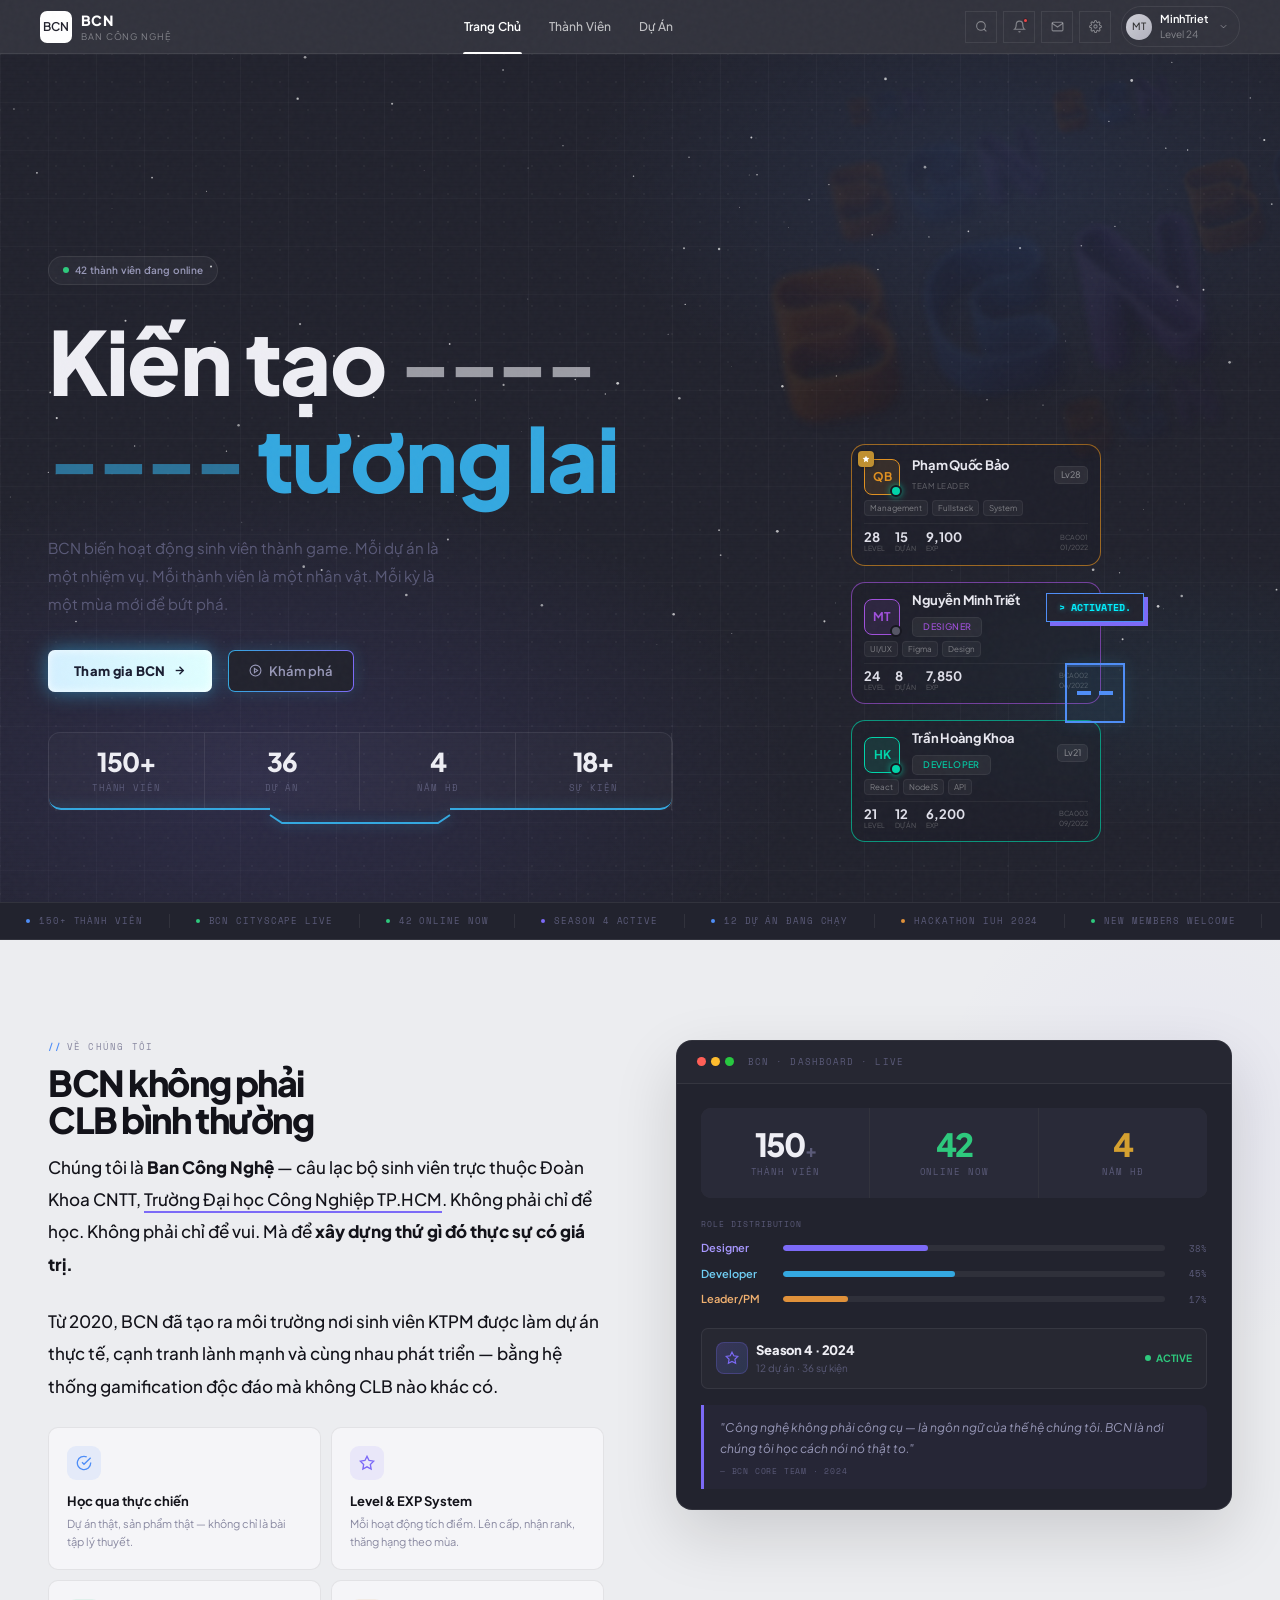
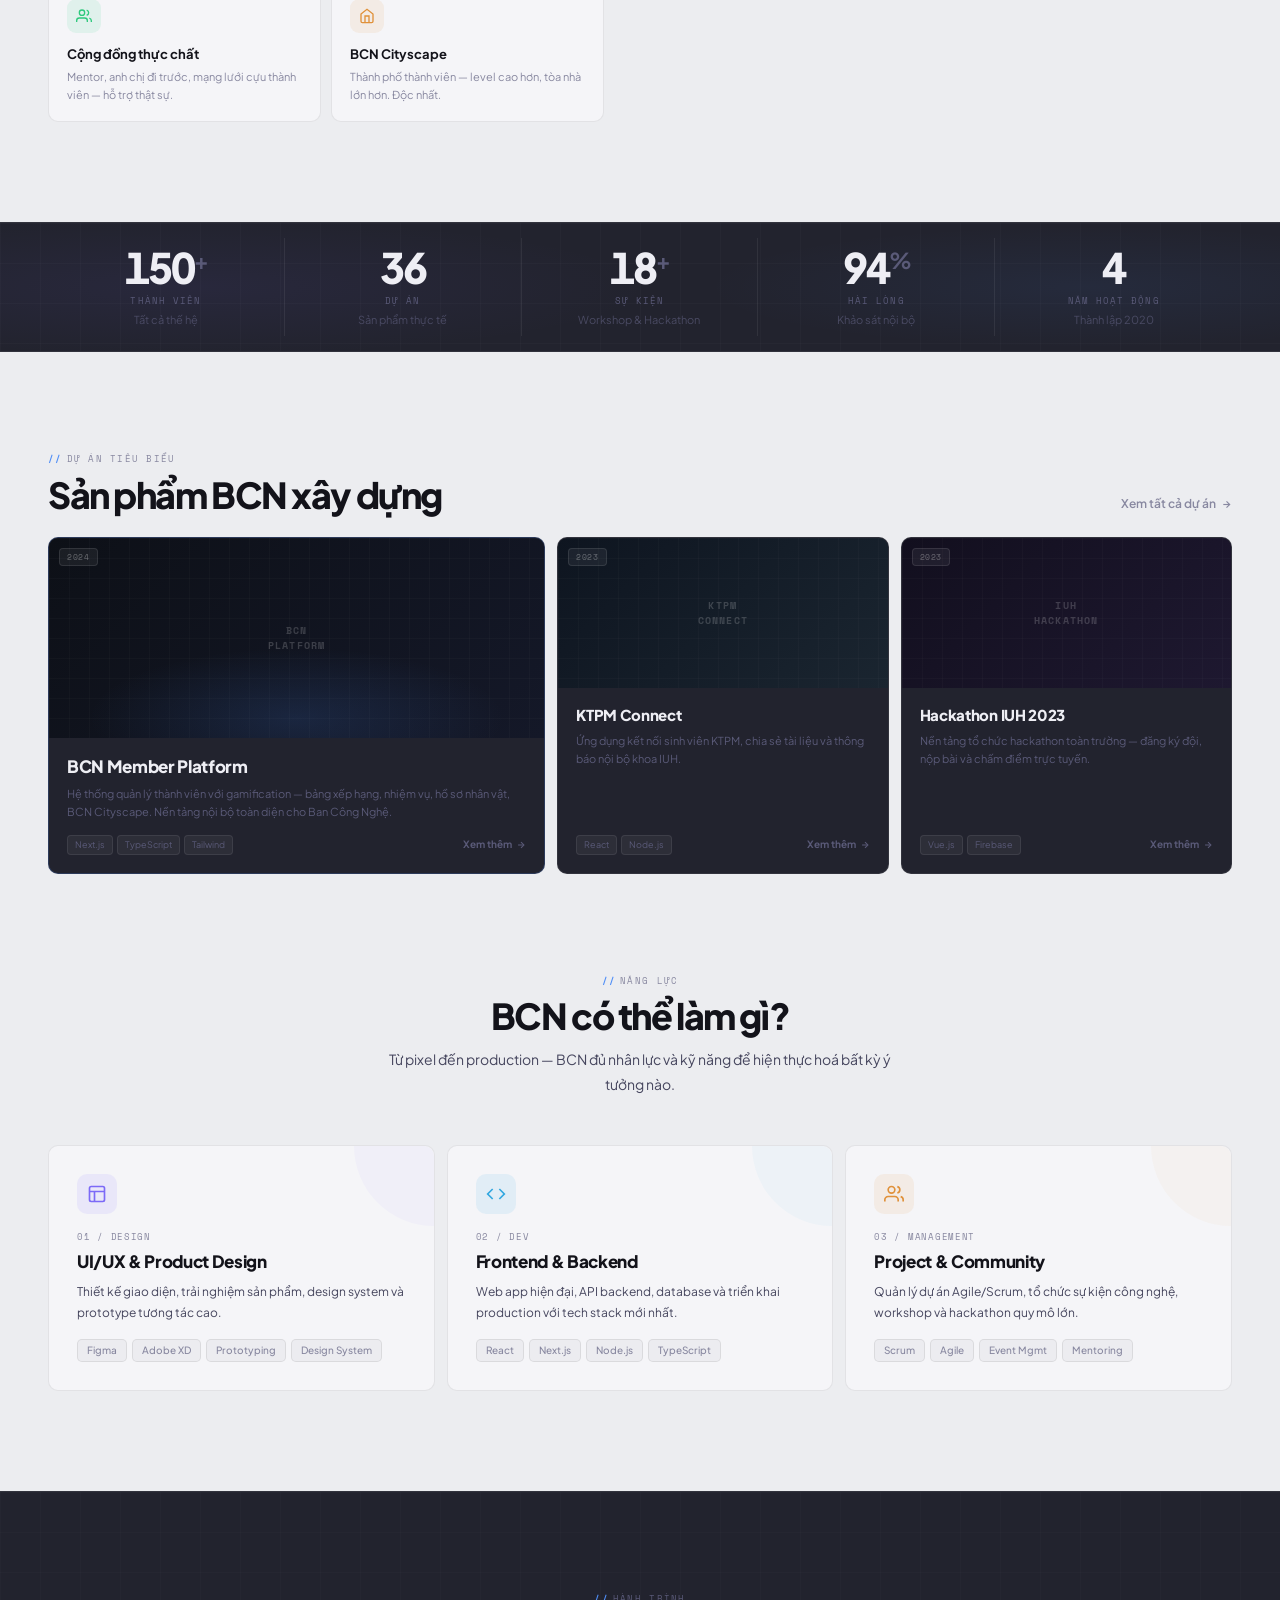
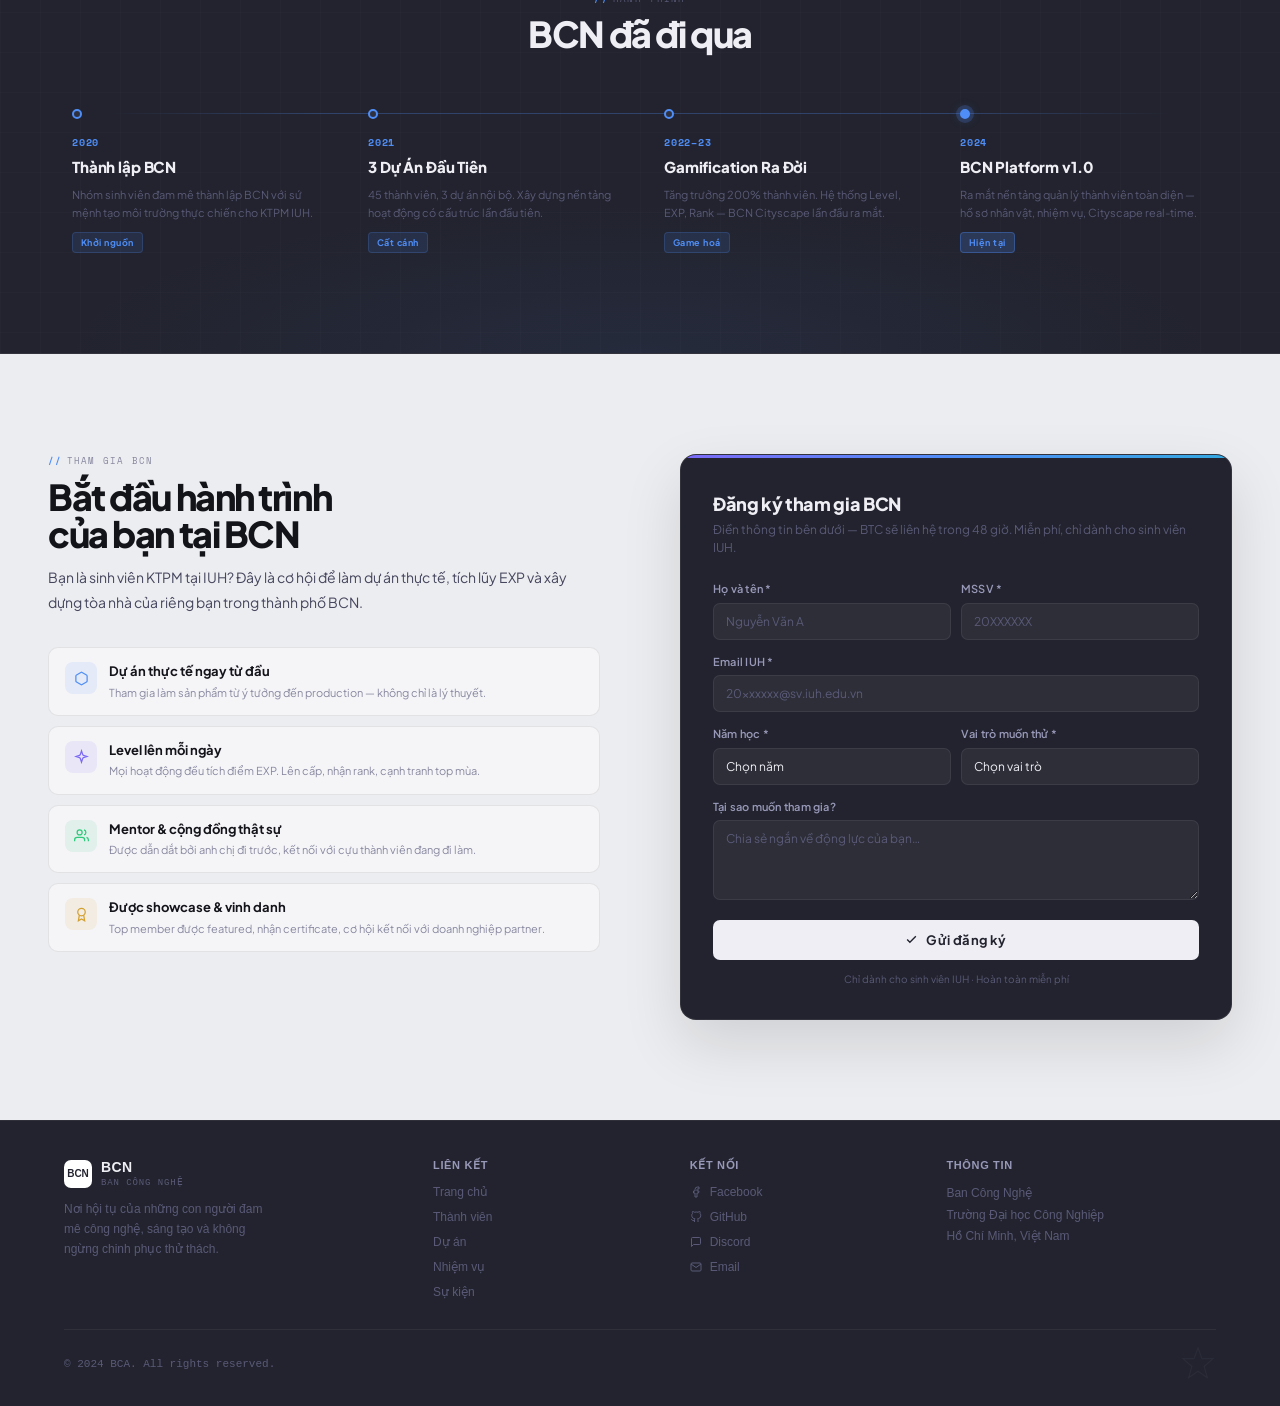
<file: index.html>
<!DOCTYPE html>
<html lang="vi">

<head>
  <meta charset="UTF-8">
  <meta name="viewport" content="width=device-width, initial-scale=1.0">
  <title>BCN — Ban Công Nghệ · IUH</title>
  <link rel="preconnect" href="https://fonts.googleapis.com">
  <link
    href="https://fonts.googleapis.com/css2?family=Space+Mono:ital,wght@0,400;0,700;1,400&family=Plus+Jakarta+Sans:wght@300;400;500;600;700;800;900&display=swap"
    rel="stylesheet">
  <link rel="stylesheet" href="style.css">
  <link rel="stylesheet" href="./css/header.css">
  <link rel="stylesheet" href="./css/footer.css">
  <link rel="stylesheet" href="./css/citymap.css">
  <link rel="stylesheet" href="./css/index-dark-theme.css">
</head>

<body>
  <!-- <div class="sprog" id="sp"></div> -->
  <div id="header"></div>
  <script src="./component/header.js"></script>
  <section class="hero">
    <div class="hero-grid"></div>
    <div class="hero-glow"></div>
    <div class="hero-scan"></div>
    <div class="hero-dots"></div>

    <canvas id="starCanvas" class="star-canvas"></canvas>
    <div class="hero-body">
      <div class="hero-bottom">
        <div>
          <div class="hero-eyebrow">
            <div class="pulse-pill">
              <div class="pulse-dot"></div>
              42 thành viên đang online
            </div>
          </div>

          <h1 class="hero-h1">
            Kiến tạo <span class="h-dash">----</span><br>
            <em><span class="h-dash">----</span> tương lai</em>
          </h1>

          <p class="hero-p">
            BCN biến hoạt động sinh viên thành game. Mỗi dự án là một nhiệm vụ. Mỗi thành viên là một nhân vật. Mỗi kỳ
            là một mùa mới để bứt phá.
          </p>
          <div class="hero-actions">
            <button class="btn-p" onclick="goto('#join')">
              Tham gia BCN
              <svg width="13" height="13" viewBox="0 0 24 24" fill="none" stroke="currentColor" stroke-width="2.5">
                <line x1="5" y1="12" x2="19" y2="12" />
                <polyline points="12 5 19 12 12 19" />
              </svg>
            </button>
            <button class="btn-g" onclick="goto('#about')">
              <svg width="13" height="13" viewBox="0 0 24 24" fill="none" stroke="currentColor" stroke-width="2">
                <circle cx="12" cy="12" r="10" />
                <polygon points="10 8 16 12 10 16 10 8" />
              </svg>
              Khám phá
            </button>
          </div>
          <div class="hero-hud">
            <div class="hud-item">
              <div class="hud-num" id="h1">0</div>
              <div class="hud-lbl">Thành Viên</div>
            </div>
            <div class="hud-item">
              <div class="hud-num" id="h2">0</div>
              <div class="hud-lbl">Dự Án</div>
            </div>
            <div class="hud-item">
              <div class="hud-num" id="h3">0</div>
              <div class="hud-lbl">Năm HĐ</div>
            </div>
            <div class="hud-item">
              <div class="hud-num" id="h4">0</div>
              <div class="hud-lbl">Sự Kiện</div>
            </div>

            <div class="hud-notch-wrap">
              <svg width="180" height="10" viewBox="0 0 180 10" preserveAspectRatio="none" class="hud-notch-svg">
                <path d="M0,1 L12,9 L168,9 L180,1" fill="transparent" stroke="#34a8e0" stroke-width="2" />
              </svg>
            </div>
          </div>
        </div>

        <!-- Right side: BCN logo + Role cards -->
        <div class="hero-right">
          <div class="hero-bcn-scene">
            <img src="Pictures/BCN.svg" alt="" class="hero-bcn-bg bg-5">
            <img src="Pictures/BCN.svg" alt="" class="hero-bcn-bg bg-4">
            <img src="Pictures/BCN.svg" alt="" class="hero-bcn-bg bg-3">
            <img src="Pictures/BCN.svg" alt="" class="hero-bcn-bg bg-2">
            <img src="Pictures/BCN.svg" alt="" class="hero-bcn-bg bg-1">
            <img src="Pictures/BCN.svg" alt="BCN Logo" class="hero-bcn-logo">
          </div>
          <div class="hero-role-grid">
            <div class="mcard mcard-wide hero-mcard hero-mcard-qb">
              <span class="mc-star"><svg viewBox="0 0 24 24" fill="currentColor" width="10" height="10">
                  <path d="M12 2l3.09 6.26L22 9.27l-5 4.87L18.18 22 12 18.27 5.82 22 7 14.14 2 9.27l6.91-1.01L12 2z" />
                </svg></span>
              <div class="mc-inner-wide">
                <div class="mc-top-row-wide">
                  <div class="mc-avatar-wrap">
                    <div class="mc-avatar">QB</div>
                    <span class="mc-online is-online"></span>
                  </div>
                  <div class="mc-info-wide" >
                    <div class="mc-name">Phạm Quốc Bảo</div>
                    <div class="mc-role-label">Team Leader</div>
                  </div>
                  <span class="mc-level">Lv28</span>
                </div>
                <div class="mc-skills-wide">
                  <span class="mc-skill">Management</span><span class="mc-skill">Fullstack</span><span
                    class="mc-skill">System</span>
                </div>
                <div class="mc-divider"></div>
                <div class="mc-bottom-row-wide">
                  <div class="mc-stats-wide">
                    <div class="mc-stat-wide"><span class="mc-stat-val">28</span><span class="mc-stat-lbl">LEVEL</span>
                    </div>
                    <div class="mc-stat-wide"><span class="mc-stat-val">15</span><span class="mc-stat-lbl">DỰ ÁN</span>
                    </div>
                    <div class="mc-stat-wide"><span class="mc-stat-val">9,100</span><span class="mc-stat-lbl">EXP</span>
                    </div>
                  </div>
                  <div class="mc-joined-wide">
                    <span class="mc-joined-code">BCA001</span>
                    <span class="mc-joined-date">01/2022</span>
                  </div>
                </div>
              </div>
              <div class="mc-bottom-line"></div>
            </div>

            <div class="mcard mcard-wide hero-mcard hero-mcard-mt">
              <div class="mc-inner-wide">
                <div class="mc-top-row-wide">
                  <div class="mc-avatar-wrap">
                    <div class="mc-avatar">MT</div>
                    <span class="mc-online"></span>
                  </div>
                  <div class="mc-info-wide">
                    <div class="mc-name">Nguyễn Minh Triết</div>
                    <div><span class="mc-role-badge">Designer</span></div>
                  </div>
                  <span class="mc-level">Lv24</span>
                </div>
                <div class="mc-skills-wide">
                  <span class="mc-skill">UI/UX</span><span class="mc-skill">Figma</span><span
                    class="mc-skill">Design</span>
                </div>
                <div class="mc-divider"></div>
                <div class="mc-bottom-row-wide">
                  <div class="mc-stats-wide">
                    <div class="mc-stat-wide"><span class="mc-stat-val">24</span><span class="mc-stat-lbl">LEVEL</span>
                    </div>
                    <div class="mc-stat-wide"><span class="mc-stat-val">8</span><span class="mc-stat-lbl">DỰ ÁN</span>
                    </div>
                    <div class="mc-stat-wide"><span class="mc-stat-val">7,850</span><span class="mc-stat-lbl">EXP</span>
                    </div>
                  </div>
                  <div class="mc-joined-wide">
                    <span class="mc-joined-code">BCA002</span>
                    <span class="mc-joined-date">06/2022</span>
                  </div>
                </div>
              </div>
              <div class="mc-bottom-line"></div>
            </div>

            <div class="mcard mcard-wide hero-mcard hero-mcard-hk">
              <div class="mc-inner-wide">
                <div class="mc-top-row-wide">
                  <div class="mc-avatar-wrap">
                    <div class="mc-avatar">HK</div>
                    <span class="mc-online is-online"></span>
                  </div>
                  <div class="mc-info-wide">
                    <div class="mc-name">Trần Hoàng Khoa</div>
                    <div><span class="mc-role-badge">Developer</span></div>
                  </div>
                  <span class="mc-level">Lv21</span>
                </div>
                <div class="mc-skills-wide">
                  <span class="mc-skill">React</span><span class="mc-skill">NodeJS</span><span
                    class="mc-skill">API</span>
                </div>
                <div class="mc-divider"></div>
                <div class="mc-bottom-row-wide">
                  <div class="mc-stats-wide">
                    <div class="mc-stat-wide"><span class="mc-stat-val">21</span><span class="mc-stat-lbl">LEVEL</span>
                    </div>
                    <div class="mc-stat-wide"><span class="mc-stat-val">12</span><span class="mc-stat-lbl">DỰ ÁN</span>
                    </div>
                    <div class="mc-stat-wide"><span class="mc-stat-val">6,200</span><span class="mc-stat-lbl">EXP</span>
                    </div>
                  </div>
                  <div class="mc-joined-wide">
                    <span class="mc-joined-code">BCA003</span>
                    <span class="mc-joined-date">09/2022</span>
                  </div>
                </div>
              </div>
              <div class="mc-bottom-line"></div>
            </div>
          </div>
        </div>
      </div>
    </div>
  </section>


  <div class="ticker">
    <div class="tt" id="tt"></div>
  </div>


  <section class="about" id="about">
    <div class="wrap">
      <div class="about-split">
        <!-- LEFT: text -->
        <div class="rev">
          <div class="eyebrow"><b>//</b> VỀ CHÚNG TÔI</div>
          <h2 class="stitle">BCN không phải<br>CLB bình thường</h2>
          <p class="about-manifesto">
            Chúng tôi là <strong>Ban Công Nghệ</strong> — câu lạc bộ sinh viên trực thuộc Đoàn Khoa CNTT, <mark>Trường
              Đại học Công Nghiệp TP.HCM</mark>. Không phải chỉ để học. Không phải chỉ để vui. Mà để <strong>xây dựng
              thứ gì đó thực sự có giá trị.</strong>
          </p>
          <p class="about-manifesto">
            Từ 2020, BCN đã tạo ra môi trường nơi sinh viên KTPM được làm dự án thực tế, cạnh tranh lành mạnh và cùng
            nhau phát triển — bằng hệ thống gamification độc đáo mà không CLB nào khác có.
          </p>
          <div class="about-values">
            <div class="vcrd">
              <div class="vcrd-icon blue">
                <svg width="16" height="16" viewBox="0 0 24 24" fill="none" stroke="#4f8ef7" stroke-width="2">
                  <path d="M22 11.08V12a10 10 0 1 1-5.93-9.14" />
                  <polyline points="22 4 12 14.01 9 11.01" />
                </svg>
              </div>
              <div class="vcrd-t">Học qua thực chiến</div>
              <div class="vcrd-d">Dự án thật, sản phẩm thật — không chỉ là bài tập lý thuyết.</div>
            </div>
            <div class="vcrd">
              <div class="vcrd-icon purple">
                <svg width="16" height="16" viewBox="0 0 24 24" fill="none" stroke="#7c6af7" stroke-width="2">
                  <polygon
                    points="12 2 15.09 8.26 22 9.27 17 14.14 18.18 21.02 12 17.77 5.82 21.02 7 14.14 2 9.27 8.91 8.26 12 2" />
                </svg>
              </div>
              <div class="vcrd-t">Level &amp; EXP System</div>
              <div class="vcrd-d">Mỗi hoạt động tích điểm. Lên cấp, nhận rank, thăng hạng theo mùa.</div>
            </div>
            <div class="vcrd">
              <div class="vcrd-icon green">
                <svg width="16" height="16" viewBox="0 0 24 24" fill="none" stroke="#2ec97d" stroke-width="2">
                  <path d="M17 21v-2a4 4 0 0 0-4-4H5a4 4 0 0 0-4 4v2" />
                  <circle cx="9" cy="7" r="4" />
                  <path d="M23 21v-2a4 4 0 0 0-3-3.87" />
                  <path d="M16 3.13a4 4 0 0 1 0 7.75" />
                </svg>
              </div>
              <div class="vcrd-t">Cộng đồng thực chất</div>
              <div class="vcrd-d">Mentor, anh chị đi trước, mạng lưới cựu thành viên — hỗ trợ thật sự.</div>
            </div>
            <div class="vcrd">
              <div class="vcrd-icon orange">
                <svg width="16" height="16" viewBox="0 0 24 24" fill="none" stroke="#e0913a" stroke-width="2">
                  <path d="M3 9l9-7 9 7v11a2 2 0 0 1-2 2H5a2 2 0 0 1-2-2z" />
                  <polyline points="9 22 9 12 15 12 15 22" />
                </svg>
              </div>
              <div class="vcrd-t">BCN Cityscape</div>
              <div class="vcrd-d">Thành phố thành viên — level cao hơn, tòa nhà lớn hơn. Độc nhất.</div>
            </div>
          </div>
        </div>

        <!-- RIGHT: Manifest board / stats panel -->
        <div class="about-board rev rev-delay-1">
          <div class="ab-header">
            <div class="ab-dots">
              <div class="ab-dot red"></div>
              <div class="ab-dot yellow"></div>
              <div class="ab-dot green"></div>
            </div>
            <div class="ab-title">BCN · DASHBOARD · LIVE</div>
          </div>
          <div class="ab-body">

            <!-- Stats row -->
            <div class="ab-stats">
              <div class="ab-stat">
                <div class="ab-stat-n ct"><span id="ab1">150</span><span class="ab-stat-plus">+</span></div>
                <div class="ab-stat-l">Thành Viên</div>
              </div>
              <div class="ab-stat">
                <div class="ab-stat-n online"><span id="ab2">42</span></div>
                <div class="ab-stat-l">Online Now</div>
              </div>
              <div class="ab-stat">
                <div class="ab-stat-n gold"><span id="ab3">4</span></div>
                <div class="ab-stat-l">Năm HĐ</div>
              </div>
            </div>

            <!-- Role breakdown -->
            <div class="ab-roles">
              <div class="ab-role-title">ROLE DISTRIBUTION</div>
              <div class="ab-role-row">
                <span class="ab-role-lbl designer">Designer</span>
                <div class="ab-role-bar">
                  <div class="ab-role-fill designer" id="rbar1"></div>
                </div>
                <span class="ab-role-pct">38%</span>
              </div>
              <div class="ab-role-row">
                <span class="ab-role-lbl developer">Developer</span>
                <div class="ab-role-bar">
                  <div class="ab-role-fill developer" id="rbar2"></div>
                </div>
                <span class="ab-role-pct">45%</span>
              </div>
              <div class="ab-role-row">
                <span class="ab-role-lbl leader">Leader/PM</span>
                <div class="ab-role-bar">
                  <div class="ab-role-fill leader" id="rbar3"></div>
                </div>
                <span class="ab-role-pct">17%</span>
              </div>
            </div>

            <!-- Season badge -->
            <div class="ab-season">
              <div class="ab-season-l">
                <div class="ab-season-icon">
                  <svg width="14" height="14" viewBox="0 0 24 24" fill="none" stroke="#7c6af7" stroke-width="2">
                    <polygon
                      points="12 2 15.09 8.26 22 9.27 17 14.14 18.18 21.02 12 17.77 5.82 21.02 7 14.14 2 9.27 8.91 8.26 12 2" />
                  </svg>
                </div>
                <div>
                  <div class="ab-season-name">Season 4 · 2024</div>
                  <div class="ab-season-sub">12 dự án · 36 sự kiện</div>
                </div>
              </div>
              <div class="ab-season-status">
                <div class="pulse-dot"></div>
                ACTIVE
              </div>
            </div>

            <!-- Manifesto quote -->
            <div class="ab-quote">
              <div class="ab-quote-text">"Công nghệ không phải công cụ — là ngôn ngữ của thế hệ chúng tôi. BCN là nơi
                chúng tôi học cách nói nó thật to."</div>
              <div class="ab-quote-src">— BCN Core Team · 2024</div>
            </div>

          </div>
        </div>
      </div>
    </div>
  </section>


  <div class="stats-band">
    <div class="stats-inner">
      <div class="sstat">
        <div class="sstat-num"><span id="s1">0</span><span class="sstat-suf">+</span></div>
        <div class="sstat-lbl">Thành Viên</div>
        <div class="sstat-sub">Tất cả thế hệ</div>
      </div>
      <div class="sstat">
        <div class="sstat-num"><span id="s2">0</span></div>
        <div class="sstat-lbl">Dự Án</div>
        <div class="sstat-sub">Sản phẩm thực tế</div>
      </div>
      <div class="sstat">
        <div class="sstat-num"><span id="s3">0</span><span class="sstat-suf">+</span></div>
        <div class="sstat-lbl">Sự Kiện</div>
        <div class="sstat-sub">Workshop &amp; Hackathon</div>
      </div>
      <div class="sstat">
        <div class="sstat-num"><span id="s4">0</span><span class="sstat-suf">%</span></div>
        <div class="sstat-lbl">Hài Lòng</div>
        <div class="sstat-sub">Khảo sát nội bộ</div>
      </div>
      <div class="sstat">
        <div class="sstat-num"><span id="s5">0</span></div>
        <div class="sstat-lbl">Năm Hoạt Động</div>
        <div class="sstat-sub">Thành lập 2020</div>
      </div>
    </div>
  </div>



  <section class="proj-sec" id="projects">
    <div class="wrap">
      <div class="proj-header rev">
        <div>
          <div class="eyebrow"><b>//</b> DỰ ÁN TIÊU BIỂU</div>
          <h2 class="stitle mb-0">Sản phẩm BCN xây dựng</h2>
        </div>
        <a href="#" class="link-more">
          Xem tất cả dự án
          <svg width="11" height="11" viewBox="0 0 24 24" fill="none" stroke="currentColor" stroke-width="2.5">
            <line x1="5" y1="12" x2="19" y2="12" />
            <polyline points="12 5 19 12 12 19" />
          </svg>
        </a>
      </div>
      <div class="pgrid rev rev-delay-2">
        <div class="pcrd feat">
          <div class="pt feat-bg-1">
            <div class="pt-grid"></div>
            <div class="pt-feat-glow"></div>
            <div class="pt-yr">2024</div>
            <div class="pt-label">BCN<br>PLATFORM</div>
          </div>
          <div class="pb">
            <div class="pn">BCN Member Platform</div>
            <div class="pd">Hệ thống quản lý thành viên với gamification — bảng xếp hạng, nhiệm vụ, hồ sơ nhân vật, BCN
              Cityscape. Nền tảng nội bộ toàn diện cho Ban Công Nghệ.</div>
            <div class="pfoot">
              <div class="pstack">
                <span class="ptag">Next.js</span>
                <span class="ptag">TypeScript</span>
                <span class="ptag">Tailwind</span>
              </div>
              <a href="#" class="plink">
                Xem thêm
                <svg width="10" height="10" viewBox="0 0 24 24" fill="none" stroke="currentColor" stroke-width="2.5">
                  <line x1="5" y1="12" x2="19" y2="12" />
                  <polyline points="12 5 19 12 12 19" />
                </svg>
              </a>
            </div>
          </div>
        </div>
        <div class="pcrd">
          <div class="pt feat-bg-2">
            <div class="pt-grid"></div>
            <div class="pt-yr">2023</div>
            <div class="pt-label">KTPM<br>CONNECT</div>
          </div>
          <div class="pb">
            <div class="pn">KTPM Connect</div>
            <div class="pd">Ứng dụng kết nối sinh viên KTPM, chia sẻ tài liệu và thông báo nội bộ khoa IUH.</div>
            <div class="pfoot">
              <div class="pstack">
                <span class="ptag">React</span>
                <span class="ptag">Node.js</span>
              </div>
              <a href="#" class="plink">
                Xem thêm
                <svg width="10" height="10" viewBox="0 0 24 24" fill="none" stroke="currentColor" stroke-width="2.5">
                  <line x1="5" y1="12" x2="19" y2="12" />
                  <polyline points="12 5 19 12 12 19" />
                </svg>
              </a>
            </div>
          </div>
        </div>
        <div class="pcrd">
          <div class="pt feat-bg-3">
            <div class="pt-grid"></div>
            <div class="pt-yr">2023</div>
            <div class="pt-label">IUH<br>HACKATHON</div>
          </div>
          <div class="pb">
            <div class="pn">Hackathon IUH 2023</div>
            <div class="pd">Nền tảng tổ chức hackathon toàn trường — đăng ký đội, nộp bài và chấm điểm trực tuyến.</div>
            <div class="pfoot">
              <div class="pstack">
                <span class="ptag">Vue.js</span>
                <span class="ptag">Firebase</span>
              </div>
              <a href="#" class="plink">
                Xem thêm
                <svg width="10" height="10" viewBox="0 0 24 24" fill="none" stroke="currentColor" stroke-width="2.5">
                  <line x1="5" y1="12" x2="19" y2="12" />
                  <polyline points="12 5 19 12 12 19" />
                </svg>
              </a>
            </div>
          </div>
        </div>
      </div>
    </div>
  </section>


  <section class="cap-sec" id="caps">
    <div class="wrap">
      <div class="rev cap-head">
        <div class="eyebrow center"><b>//</b> NĂNG LỰC</div>
        <h2 class="stitle">BCN có thể làm gì?</h2>
        <p class="sdesc center">Từ pixel đến production — BCN đủ nhân lực và kỹ năng để hiện thực hoá bất kỳ ý tưởng
          nào.</p>
      </div>
      <div class="cgrid rev rev-delay-2">
        <div class="ccrd designer">
          <div class="cico designer">
            <svg width="20" height="20" viewBox="0 0 24 24" fill="none" stroke="#7c6af7" stroke-width="2">
              <rect x="3" y="3" width="18" height="18" rx="2" />
              <path d="M3 9h18M9 21V9" />
            </svg>
          </div>
          <div class="cnum">01 / DESIGN</div>
          <div class="ctit">UI/UX &amp; Product Design</div>
          <div class="cdesc">Thiết kế giao diện, trải nghiệm sản phẩm, design system và prototype tương tác cao.</div>
          <div class="ctags">
            <span class="ctag">Figma</span>
            <span class="ctag">Adobe XD</span>
            <span class="ctag">Prototyping</span>
            <span class="ctag">Design System</span>
          </div>
        </div>
        <div class="ccrd developer">
          <div class="cico developer">
            <svg width="20" height="20" viewBox="0 0 24 24" fill="none" stroke="#34a8e0" stroke-width="2">
              <polyline points="16 18 22 12 16 6" />
              <polyline points="8 6 2 12 8 18" />
            </svg>
          </div>
          <div class="cnum">02 / DEV</div>
          <div class="ctit">Frontend &amp; Backend</div>
          <div class="cdesc">Web app hiện đại, API backend, database và triển khai production với tech stack mới nhất.
          </div>
          <div class="ctags">
            <span class="ctag">React</span>
            <span class="ctag">Next.js</span>
            <span class="ctag">Node.js</span>
            <span class="ctag">TypeScript</span>
          </div>
        </div>
        <div class="ccrd leader">
          <div class="cico leader">
            <svg width="20" height="20" viewBox="0 0 24 24" fill="none" stroke="#e0913a" stroke-width="2">
              <path d="M17 21v-2a4 4 0 0 0-4-4H5a4 4 0 0 0-4 4v2" />
              <circle cx="9" cy="7" r="4" />
              <path d="M23 21v-2a4 4 0 0 0-3-3.87" />
              <path d="M16 3.13a4 4 0 0 1 0 7.75" />
            </svg>
          </div>
          <div class="cnum">03 / MANAGEMENT</div>
          <div class="ctit">Project &amp; Community</div>
          <div class="cdesc">Quản lý dự án Agile/Scrum, tổ chức sự kiện công nghệ, workshop và hackathon quy mô lớn.
          </div>
          <div class="ctags">
            <span class="ctag">Scrum</span>
            <span class="ctag">Agile</span>
            <span class="ctag">Event Mgmt</span>
            <span class="ctag">Mentoring</span>
          </div>
        </div>
      </div>
    </div>
  </section>


  <section class="tl-sec" id="timeline">
    <div class="tl-inner">
      <div class="tl-head">
        <div class="eyebrow center ct3"><b>//</b> HÀNH TRÌNH</div>
        <h2 class="stitle ct">BCN đã đi qua</h2>
      </div>
      <div class="tl-items rev">
        <div class="tli">
          <div class="tli-dot"></div>
          <div class="tli-yr">2020</div>
          <div class="tli-t">Thành lập BCN</div>
          <div class="tli-d">Nhóm sinh viên đam mê thành lập BCN với sứ mệnh tạo môi trường thực chiến cho KTPM IUH.
          </div>
          <div class="tli-badge">Khởi nguồn</div>
        </div>
        <div class="tli">
          <div class="tli-dot"></div>
          <div class="tli-yr">2021</div>
          <div class="tli-t">3 Dự Án Đầu Tiên</div>
          <div class="tli-d">45 thành viên, 3 dự án nội bộ. Xây dựng nền tảng hoạt động có cấu trúc lần đầu tiên.</div>
          <div class="tli-badge">Cất cánh</div>
        </div>
        <div class="tli">
          <div class="tli-dot"></div>
          <div class="tli-yr">2022–23</div>
          <div class="tli-t">Gamification Ra Đời</div>
          <div class="tli-d">Tăng trưởng 200% thành viên. Hệ thống Level, EXP, Rank — BCN Cityscape lần đầu ra mắt.
          </div>
          <div class="tli-badge">Game hoá</div>
        </div>
        <div class="tli">
          <div class="tli-dot live"></div>
          <div class="tli-yr">2024</div>
          <div class="tli-t">BCN Platform v1.0</div>
          <div class="tli-d">Ra mắt nền tảng quản lý thành viên toàn diện — hồ sơ nhân vật, nhiệm vụ, Cityscape
            real-time.</div>
          <div class="tli-badge now">Hiện tại</div>
        </div>
      </div>
    </div>
  </section>


  <section class="join-sec" id="join">
    <div class="wrap">
      <div class="jgrid">
        <div class="rev">
          <div class="eyebrow"><b>//</b> THAM GIA BCN</div>
          <h2 class="stitle">Bắt đầu hành trình<br>của bạn tại BCN</h2>
          <p class="sdesc">Bạn là sinh viên KTPM tại IUH? Đây là cơ hội để làm dự án thực tế, tích lũy EXP và xây dựng
            tòa nhà của riêng bạn trong thành phố BCN.</p>
          <div class="perks">
            <div class="perk">
              <div class="perk-ico perk-ico-1">
                <svg width="15" height="15" viewBox="0 0 24 24" fill="none" stroke="#4f8ef7" stroke-width="2">
                  <path
                    d="M21 16V8a2 2 0 0 0-1-1.73l-7-4a2 2 0 0 0-2 0l-7 4A2 2 0 0 0 3 8v8a2 2 0 0 0 1 1.73l7 4a2 2 0 0 0 2 0l7-4A2 2 0 0 0 21 16z" />
                </svg>
              </div>
              <div>
                <div class="perk-t">Dự án thực tế ngay từ đầu</div>
                <div class="perk-d">Tham gia làm sản phẩm từ ý tưởng đến production — không chỉ là lý thuyết.</div>
              </div>
            </div>
            <div class="perk">
              <div class="perk-ico perk-ico-2">
                <svg width="15" height="15" viewBox="0 0 24 24" fill="none" stroke="#7c6af7" stroke-width="2">
                  <path
                    d="m12 3-1.912 5.813a2 2 0 0 1-1.275 1.275L3 12l5.813 1.912a2 2 0 0 1 1.275 1.275L12 21l1.912-5.813a2 2 0 0 1 1.275-1.275L21 12l-5.813-1.912a2 2 0 0 1-1.275-1.275L12 3Z" />
                </svg>
              </div>
              <div>
                <div class="perk-t">Level lên mỗi ngày</div>
                <div class="perk-d">Mọi hoạt động đều tích điểm EXP. Lên cấp, nhận rank, cạnh tranh top mùa.</div>
              </div>
            </div>
            <div class="perk">
              <div class="perk-ico perk-ico-3">
                <svg width="15" height="15" viewBox="0 0 24 24" fill="none" stroke="#2ec97d" stroke-width="2">
                  <path d="M17 21v-2a4 4 0 0 0-4-4H5a4 4 0 0 0-4 4v2" />
                  <circle cx="9" cy="7" r="4" />
                  <path d="M23 21v-2a4 4 0 0 0-3-3.87" />
                  <path d="M16 3.13a4 4 0 0 1 0 7.75" />
                </svg>
              </div>
              <div>
                <div class="perk-t">Mentor &amp; cộng đồng thật sự</div>
                <div class="perk-d">Được dẫn dắt bởi anh chị đi trước, kết nối với cựu thành viên đang đi làm.</div>
              </div>
            </div>
            <div class="perk">
              <div class="perk-ico perk-ico-4">
                <svg width="15" height="15" viewBox="0 0 24 24" fill="none" stroke="#d4a030" stroke-width="2">
                  <circle cx="12" cy="8" r="6" />
                  <path d="M15.477 12.89 17 22l-5-3-5 3 1.523-9.11" />
                </svg>
              </div>
              <div>
                <div class="perk-t">Được showcase &amp; vinh danh</div>
                <div class="perk-d">Top member được featured, nhận certificate, cơ hội kết nối với doanh nghiệp partner.
                </div>
              </div>
            </div>
          </div>
        </div>
        <div class="rev rev-delay-1">
          <div class="fcard">
            <div class="fbody">
              <div class="ft">Đăng ký tham gia BCN</div>
              <div class="fs">Điền thông tin bên dưới — BTC sẽ liên hệ trong 48 giờ. Miễn phí, chỉ dành cho sinh viên
                IUH.</div>
              <div class="frow">
                <div class="fg">
                  <label class="fl">Họ và tên *</label>
                  <input class="fi" type="text" placeholder="Nguyễn Văn A">
                </div>
                <div class="fg">
                  <label class="fl">MSSV *</label>
                  <input class="fi" type="text" placeholder="20XXXXXX">
                </div>
              </div>
              <div class="fg">
                <label class="fl">Email IUH *</label>
                <input class="fi" type="email" placeholder="20xxxxxx@sv.iuh.edu.vn">
              </div>
              <div class="frow">
                <div class="fg">
                  <label class="fl">Năm học *</label>
                  <select class="fsel">
                    <option value="">Chọn năm</option>
                    <option>Năm 1</option>
                    <option>Năm 2</option>
                    <option>Năm 3</option>
                    <option>Năm 4</option>
                  </select>
                </div>
                <div class="fg">
                  <label class="fl">Vai trò muốn thử *</label>
                  <select class="fsel">
                    <option value="">Chọn vai trò</option>
                    <option>Designer</option>
                    <option>Developer</option>
                    <option>Leader / PM</option>
                    <option>Chưa xác định</option>
                  </select>
                </div>
              </div>
              <div class="fg">
                <label class="fl">Tại sao muốn tham gia?</label>
                <textarea class="fta" placeholder="Chia sẻ ngắn về động lực của bạn…"></textarea>
              </div>
              <button class="fsub" onclick="handleJoin()">
                <svg width="13" height="13" viewBox="0 0 24 24" fill="none" stroke="currentColor" stroke-width="2.5">
                  <polyline points="20 6 9 17 4 12" />
                </svg>
                Gửi đăng ký
              </button>
              <div class="fnote">Chỉ dành cho sinh viên IUH · Hoàn toàn miễn phí</div>
            </div>
          </div>
        </div>
      </div>
    </div>
  </section>


  <div id="footer"></div>
  <script src="./component/footer.js"></script>


  <div class="floating-pet-agent" id="cyber-pet">
    <div class="pet-bubble" id="pet-speech">> ZZZ...</div>
    <div class="cyber-matrix-body">
      <div class="eyes-layer">
        <div class="cyber-eye" id="p-eye-l"></div>
        <div class="cyber-eye" id="p-eye-r"></div>
      </div>
    </div>
  </div>

  <script src="script.js"></script>
</body>

</html>
</file>
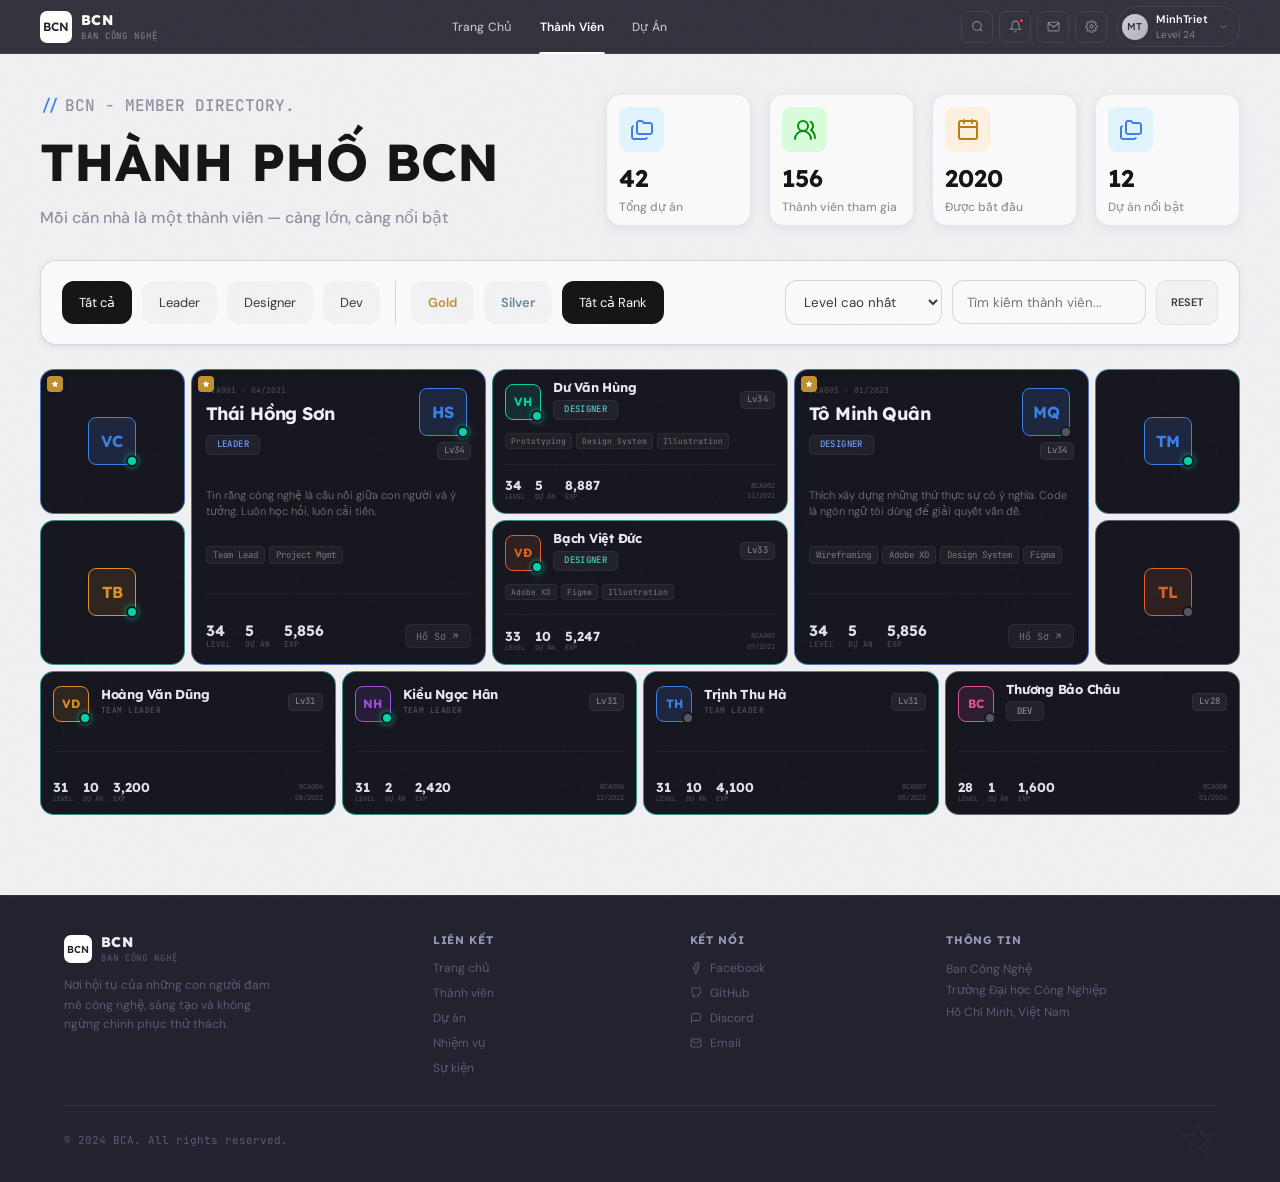
<file: page/user.html>
﻿<!DOCTYPE html>
<html lang="vi">
<head>
    <meta charset="UTF-8">
    <meta name="viewport" content="width=device-width, initial-scale=1.0">
    <link rel="preconnect" href="https://fonts.googleapis.com">
    <link rel="preconnect" href="https://fonts.gstatic.com" crossorigin>
    <link href="https://fonts.googleapis.com/css2?family=Lexend:wght@400;600;700;800&family=DM+Sans:ital,opsz,wght@0,9..40,300;0,9..40,400;0,9..40,500;1,9..40,300&family=JetBrains+Mono:wght@400;500&display=swap" rel="stylesheet">
    <link rel="stylesheet" href="../css/header.css">
    <link rel="stylesheet" href="../css/index.css">
    <link rel="stylesheet" href="../css/footer.css">
    <link rel="stylesheet" href="../css/citymap.css">
    <link rel="stylesheet" href="../css/filter-bar.css">
    <link rel="stylesheet" href="../css/intro-stats.css">
    <title>Thành Viên — BCN · IUH</title>
</head>
<body>
    <div id="header"></div>
    <script src="../component/header.js"></script>
    <main>
        <div id="introStatsContainer"></div>
        <section class="citymap-section">
            <div class="citymap-content"> 
            <section class="filter" style="margin-bottom: 24px;">
                <div class="filter-left">
                    <div class="item active cf-btn" data-role="all">Tất cả</div>
                    <div class="item cf-btn" data-role="Leader">Leader</div>
                    <div class="item cf-btn" data-role="Designer">Designer</div>
                    <div class="item cf-btn" data-role="Dev">Dev</div>
                    <div style="width: 1px; background: var(--border2); margin: 0 5px;"></div>
                    <div class="item cf-btn" data-rank="1" style="color: #c09030; font-weight: 600;">Gold</div>
                    <div class="item cf-btn" data-rank="2" style="color: #6a8898; font-weight: 600;">Silver</div>
                    <div class="item active cf-btn" data-rank="all">Tất cả Rank</div>
                </div>
                <div class="filter-right">
                    <select id="cf-sort-select">
                        <option value="level">Level cao nhất</option>
                        <option value="projects">Dự án nhiều nhất</option>
                        <option value="exp">EXP cao nhất</option>
                    </select>
                    <div class="search">
                        <input type="text" id="cf-search-input" class="search-inp" placeholder="Tìm kiếm thành viên...">
                        <label for="cf-search-input">
                            <i data-lucide="search"></i>
                        </label>
                    </div>
                    <div class="item" id="cf-reset-btn">RESET</div>
                </div>
            </section>
            <div class="citymap-wrap">
                    <div class="citymap-grid" id="citymap-grid"></div>
                </div>
            </div>
        </section>
    </main>

    <div id="footer"></div>
    <script src="../component/introStats.js"></script>
    <script src="../js/user.js"></script>
    <script src="../component/footer.js"></script>
    <script src="../component/citymap.js"></script>
</body>
</html>
</file>
<file: style.css>
:root {
  --bg: #ecedf0;
  --bg2: #e3e4e8;
  --surface: #f5f5f8;
  --surface2: #ececf0;
  --surface3: #e2e3e7;
  --border: rgba(0, 0, 0, 0.08);
  --border2: rgba(0, 0, 0, 0.14);
  --text: #13131a;
  --text-2: #46465e;
  --text-3: #8888a0;
  --card: #22232e;
  --card2: #292a38;
  --card3: #30313f;
  --cb: rgba(255, 255, 255, 0.07);
  --cb2: rgba(255, 255, 255, 0.14);
  --ct: #eeeef4;
  --ct2: #9898b8;
  --ct3: #5a5a78;
  --designer: #7c6af7;
  --developer: #34a8e0;
  --leader: #e0913a;
  --online: #2ec97d;
  --gold: #d4a030;
  --silver: #78a0b8;
  --blue: #4f8ef7;
  --blue-d: rgba(79, 142, 247, 0.14);
  --r: 10px;
  --rsm: 7px;
  --rlg: 16px;
  --mono: 'Space Mono', monospace;
  --sans: 'Plus Jakarta Sans', -apple-system, 'Segoe UI', sans-serif;
  --t: 0.18s cubic-bezier(0.4, 0, 0.2, 1);
}

*,
*::before,
*::after {
  box-sizing: border-box;
  margin: 0;
  padding: 0
}

html {
  scroll-behavior: smooth
}

body {
  font-family: var(--sans);
  background: var(--bg);
  color: var(--text);
  font-size: 13px;
  line-height: 1.5;
  -webkit-font-smoothing: antialiased;
  overflow-x: hidden;
}

body::after {
  content: '';
  position: fixed;
  inset: 0;
  z-index: 9999;
  pointer-events: none;
  background-image: url("data:image/svg+xml,%3Csvg viewBox='0 0 200 200' xmlns='http://www.w3.org/2000/svg'%3E%3Cfilter id='n'%3E%3CfeTurbulence type='fractalNoise' baseFrequency='0.85' numOctaves='4' stitchTiles='stitch'/%3E%3C/filter%3E%3Crect width='100%25' height='100%25' filter='url(%23n)'/%3E%3C/svg%3E");
  opacity: 0.022;
}

::-webkit-scrollbar {
  width: 3px
}

::-webkit-scrollbar-track {
  background: transparent
}

::-webkit-scrollbar-thumb {
  background: var(--border2);
  border-radius: 3px
}


.sprog {
  position: fixed;
  top: 52px;
  left: 0;
  height: 2px;
  z-index: 500;
  background: linear-gradient(90deg, var(--designer), var(--blue));
  width: 0%;
  transition: width .05s linear;
  pointer-events: none
}



.hero {
  min-height: calc(100vh - 52px);
  background: var(--card);
  position: relative;
  overflow: hidden;
  display: flex;
  flex-direction: column;
  justify-content: flex-end;
}

/* Grid lines bg */
.hero-grid {
  position: absolute;
  inset: 0;
  background-image:
    linear-gradient(rgba(255, 255, 255, .028) 1px, transparent 1px),
    linear-gradient(90deg, rgba(255, 255, 255, .028) 1px, transparent 1px);
  background-size: 48px 48px;
}

/* Radial glows */
.hero-glow {
  position: absolute;
  inset: 0;
  background:
    radial-gradient(ellipse 65% 55% at 20% 85%, rgba(124, 106, 247, .13) 0%, transparent 65%),
    radial-gradient(ellipse 55% 45% at 78% 15%, rgba(79, 142, 247, .09) 0%, transparent 60%),
    radial-gradient(ellipse 40% 30% at 90% 75%, rgba(52, 168, 224, .06) 0%, transparent 55%);
}

/* CRT scanline */
.hero-scan {
  position: absolute;
  inset: 0;
  pointer-events: none;
  background: repeating-linear-gradient(0deg, transparent, transparent 3px, rgba(0, 0, 0, .035) 3px, rgba(0, 0, 0, .035) 4px);
}

/* Noise dots overlay */
.hero-dots {
  position: absolute;
  inset: 0;
  pointer-events: none;
  background-image: radial-gradient(circle, rgba(255, 255, 255, .04) 1px, transparent 1px);
  background-size: 28px 28px;
  background-position: 14px 14px;
}

/* ── HERO TERMINAL BOOT ── */
.boot-line {
  position: absolute;
  top: 28px;
  left: 36px;
  font-family: var(--mono);
  font-size: 9px;
  color: var(--ct3);
  letter-spacing: .1em;
  display: flex;
  flex-direction: column;
  gap: 3px;
  z-index: 2;
}

.boot-line span {
  opacity: 0;
  animation: bootIn .2s ease forwards
}

.boot-line span:nth-child(1) {
  animation-delay: .1s
}

.boot-line span:nth-child(2) {
  animation-delay: .4s
}

.boot-line span:nth-child(3) {
  animation-delay: .7s
}

.boot-line span:nth-child(4) {
  animation-delay: 1s;
  color: var(--online)
}

@keyframes bootIn {
  from {
    opacity: 0;
    transform: translateX(-6px)
  }

  to {
    opacity: 1;
    transform: none
  }
}

/* version badge top right */
.hero-vbadge {
  position: absolute;
  top: 28px;
  right: 36px;
  z-index: 2;
  font-family: var(--mono);
  font-size: 9px;
  color: var(--ct3);
  letter-spacing: .12em;
  border: 1px solid var(--cb);
  border-radius: 4px;
  padding: 3px 9px;
  background: rgba(255, 255, 255, .03);
}

/* ── HERO BODY ── */
.hero-body {
  position: relative;
  z-index: 2;
  max-width: 1380px;
  margin: 0 auto;
  padding: 0 48px;
  width: 100%;
}

/* Big headline */
.hero-eyebrow {
  display: flex;
  align-items: center;
  gap: 8px;
  margin-bottom: 28px;
}

.pulse-pill {
  margin-top: 15px;
  display: flex;
  align-items: center;
  gap: 6px;
  padding: 6px 14px;
  background: rgba(255, 255, 255, .04);
  border: 1px solid rgba(255, 255, 255, .08);
  border-radius: 24px;
  font-size: 10px;
  font-weight: 600;
  color: var(--ct2);
  letter-spacing: .02em;
}

.pulse-dot {
  width: 6px;
  height: 6px;
  border-radius: 50%;
  background: var(--online);
  flex-shrink: 0;
  animation: pdot 2s ease-in-out infinite
}

@keyframes pdot {

  0%,
  100% {
    opacity: 1;
    box-shadow: 0 0 0 0 rgba(46, 201, 125, .4)
  }

  50% {
    opacity: .7;
    box-shadow: 0 0 0 4px rgba(46, 201, 125, 0)
  }
}

.hero-h1 {
  font-size: 88px;
  font-weight: 900;
  color: var(--ct);
  line-height: 1.1;
  margin-bottom: 28px;
  letter-spacing: -0.02em;
}

.h-dash {
  letter-spacing: -0.05em;
  opacity: 0.6;
  font-weight: 700;
}

.hero-h1 em {
  font-style: normal;
  display: block;
  color: #34a8e0;
}

/* ── TWO-COLUMN BOTTOM AREA ── */
.hero-bottom {
  display: grid;
  grid-template-columns: 1.1fr 0.9fr;
  gap: 48px;
  align-items: center;
  padding-bottom: 60px;
  margin-top: 44px;
}

.hero-p {
  font-size: 15px;
  color: var(--ct3);
  line-height: 1.85;
  max-width: 400px;
  margin-bottom: 32px;
  font-weight: 400;
}

.hero-actions {
  display: flex;
  gap: 16px;
  flex-wrap: wrap;
  margin-bottom: 40px
}

.btn-p {
  padding: 13px 26px;
  font-size: 13px;
  font-weight: 800;
  background: linear-gradient(90deg, #d4f0ff 0%, #e0ffff 100%);
  color: #1a1e32;
  border: none;
  border-radius: var(--rsm);
  cursor: pointer;
  box-shadow: 0 0 20px rgba(52, 168, 224, 0.6), inset 0 0 10px rgba(255, 255, 255, 0.8);
  transition: all var(--t);
  font-family: var(--sans);
  letter-spacing: .03em;
  display: flex;
  align-items: center;
  gap: 7px;
}

.btn-p:hover {
  transform: translateY(-2px);
  box-shadow: 0 0 30px rgba(52, 168, 224, 0.8), inset 0 0 10px #fff;
}

.btn-g {
  padding: 12px 20px;
  font-size: 13px;
  font-weight: 600;
  background: linear-gradient(var(--card), var(--card)) padding-box, linear-gradient(90deg, #34a8e0, #7c6af7) border-box;
  color: var(--ct2);
  border: 1px solid transparent;
  border-radius: var(--rsm);
  cursor: pointer;
  box-shadow: 0 0 15px rgba(52, 168, 224, 0.2);
  transition: all var(--t);
  font-family: var(--sans);
  display: flex;
  align-items: center;
  gap: 7px;
}

.btn-g:hover {
  transform: translateY(-1px);
  box-shadow: 0 0 20px rgba(52, 168, 224, 0.4);
  color: var(--ct)
}

/* mini hud stats row */
.hero-hud {
  position: relative;
  display: flex;
  background: rgba(255, 255, 255, 0.02);
  border: 1px solid rgba(255, 255, 255, 0.08);
  border-bottom-color: transparent;
  border-radius: 12px;
  margin-bottom: 20px;
}

.hero-hud::after {
  content: "";
  position: absolute;
  inset: 0;
  border-radius: 12px;
  border-bottom: 2px solid #34a8e0;
  -webkit-mask: linear-gradient(90deg, #000 calc(50% - 90px), transparent calc(50% - 90px), transparent calc(50% + 90px), #000 calc(50% + 90px));
  mask: linear-gradient(90deg, #000 calc(50% - 90px), transparent calc(50% - 90px), transparent calc(50% + 90px), #000 calc(50% + 90px));
  filter: drop-shadow(0 0 6px rgba(52, 168, 224, 0.6));
  pointer-events: none;
}

.hud-item {
  flex: 1;
  padding: 16px;
  text-align: center;
  border-right: 1px solid rgba(255, 255, 255, 0.08);
  transition: all var(--t);
  cursor: default;
}

.hud-item:last-child {
  border-right: none
}

.hud-item:hover {
  background: rgba(255, 255, 255, .02)
}

.hud-num {
  font-size: 26px;
  font-weight: 800;
  color: var(--ct);
  letter-spacing: -.04em;
  line-height: 1;
  margin-bottom: 6px;
}

.hud-lbl {
  font-size: 9px;
  color: var(--ct3);
  text-transform: uppercase;
  letter-spacing: .1em;
  font-family: var(--mono)
}

.hud-notch-wrap {
  position: absolute;
  bottom: -10px;
  left: 50%;
  transform: translateX(-50%);
  width: 180px;
  height: 10px;
  filter: drop-shadow(0 0 6px rgba(52, 168, 224, 0.6));
  pointer-events: none;
}

/* right — BCN logo + role cards */
.hero-right {
  position: relative;
  display: flex;
  flex-direction: column;
  align-items: flex-end;
}

.hero-bcn-scene {
  position: relative;
  width: 100%;
  max-width: 445px;
  margin-bottom: 40px;
  margin-right: 20px;
  display: flex;
  justify-content: flex-end;
  align-items: center;
}

.hero-bcn-logo {
  position: relative;
  width: 100%;
  display: block;
  opacity: 1;
  transform: rotate(-10deg);
  filter: drop-shadow(0 20px 40px rgba(0, 0, 0, 0.5));
  z-index: 10;
  opacity: 0.2;
  filter: blur(3.2px)
}

.hero-bcn-bg {
  position: absolute;
  z-index: 1;
}

.bg-1 {
  width: 220px;
  top: -90px;
  left: 60px;
  opacity: 0.15;
  transform: rotate(-14deg);
  filter: blur(3.2px)
}

.bg-2 {
  width: 260px;
  top: -100px;
  right: -230px;
  opacity: 0.12;
  transform: rotate(-16deg);
  filter: blur(1.5px)
}

.bg-3 {
  width: 160px;
  bottom: -40px;
  right: -10px;
  opacity: 0.1;
  transform: rotate(-15deg);
  filter: blur(3.2px)
}

.bg-4 {
  width: 120px;
  top: -150px;
  right: 40px;
  opacity: 0.15;
  transform: rotate(-10deg);
  filter: blur(2.2px)
}

.bg-5 {
  width: 80px;
  top: -140px;
  left: 80px;
  opacity: 0.1;
  transform: rotate(-12deg);
  filter: blur(2.2px)
}

@keyframes floatUpDown {

  0%,
  100% {
    transform: translateY(0);
  }

  50% {
    transform: translateY(-12px);
  }
}

.hero-role-grid {
  display: flex;
  flex-wrap: wrap;
  justify-content: center;
  gap: 16px;
  width: 100%;
  max-width: 550px;
  animation: floatUpDown 5s ease-in-out infinite;
}



/* live counter pill */
.hero-live-counter {
  position: absolute;
  top: -20px;
  left: 0;
  display: flex;
  align-items: center;
  gap: 7px;
  font-family: var(--mono);
  font-size: 10px;
  color: var(--ct2);
  background: rgba(46, 201, 125, .08);
  border: 1px solid rgba(46, 201, 125, .2);
  border-radius: 20px;
  padding: 5px 12px;
}

/* ── diagonal accent slash ── */
.hero-slash {
  position: absolute;
  bottom: -1px;
  left: 0;
  right: 0;
  height: 80px;
  z-index: 1;
  background: linear-gradient(180deg, transparent 0%, var(--bg) 85%);
  pointer-events: none;
}


.ticker {
  background: var(--card);
  border-top: 1px solid var(--cb);
  border-bottom: 1px solid var(--cb);
  height: 38px;
  display: flex;
  align-items: center;
  overflow: hidden;
}

.tt {
  display: flex;
  align-items: center;
  animation: ticker 32s linear infinite;
  white-space: nowrap
}

@keyframes ticker {
  from {
    transform: translateX(0)
  }

  to {
    transform: translateX(-50%)
  }
}

.ti {
  display: flex;
  align-items: center;
  gap: 9px;
  padding: 0 26px;
  font-family: var(--mono);
  font-size: 9px;
  color: var(--ct3);
  letter-spacing: .1em;
  text-transform: uppercase;
  border-right: 1px solid var(--cb);
  flex-shrink: 0;
}

.ti-dot {
  width: 4px;
  height: 4px;
  border-radius: 50%;
  flex-shrink: 0
}


.wrap {
  max-width: 1380px;
  margin: 0 auto;
  padding: 0 48px
}

.eyebrow {
  font-family: var(--mono);
  font-size: 9px;
  letter-spacing: .14em;
  color: var(--text-3);
  text-transform: uppercase;
  margin-bottom: 10px;
  display: flex;
  align-items: center;
  gap: 4px
}

.eyebrow b {
  color: var(--blue)
}

.stitle {
  font-size: clamp(26px, 2.8vw, 38px);
  font-weight: 800;
  color: var(--text);
  letter-spacing: -.04em;
  line-height: 1.05;
  margin-bottom: 12px
}

.sdesc {
  font-size: 14px;
  color: var(--text-2);
  line-height: 1.8;
  max-width: 520px
}

.link-more {
  display: inline-flex;
  align-items: center;
  gap: 5px;
  font-size: 12px;
  font-weight: 600;
  color: var(--text-3);
  text-decoration: none;
  transition: color var(--t)
}

.link-more:hover {
  color: var(--text-2)
}

/* reveal */
.rev {
  opacity: 0;
  transform: translateY(18px);
  transition: opacity .55s ease, transform .55s ease
}

.rev.in {
  opacity: 1;
  transform: none
}

.rev-l {
  opacity: 0;
  transform: translateX(-18px);
  transition: opacity .55s ease, transform .55s ease
}

.rev-l.in-l {
  opacity: 1;
  transform: none
}

.about {
  padding: 100px 0;
  position: relative;
  overflow: hidden
}

.about::before {
  content: '';
  position: absolute;
  right: -150px;
  top: -80px;
  width: 500px;
  height: 500px;
  border-radius: 50%;
  background: radial-gradient(ellipse, rgba(124, 106, 247, .05) 0%, transparent 70%);
  pointer-events: none;
}

.about-split {
  display: grid;
  grid-template-columns: 1fr 1fr;
  gap: 72px;
  align-items: start
}

.about-text {}

.about-manifesto {
  font-size: 17px;
  font-weight: 500;
  color: var(--text);
  line-height: 1.9;
  margin-bottom: 25px;
}

.about-manifesto strong {
  font-weight: 800
}

.about-manifesto mark {
  background: none;
  color: var(--text);
  border-bottom: 2px solid var(--designer);
  padding-bottom: 1px;
}

.about-tags {
  display: flex;
  gap: 7px;
  flex-wrap: wrap;
  margin-bottom: 32px
}

.atag {
  padding: 6px 14px;
  background: var(--surface);
  border: 1px solid var(--border);
  border-radius: 20px;
  font-size: 11px;
  font-weight: 600;
  color: var(--text-2);
  transition: all var(--t);
  cursor: default;
}

.atag:hover {
  border-color: var(--border2);
  background: var(--surface2);
  transform: translateY(-1px)
}

.about-values {
  display: grid;
  grid-template-columns: 1fr 1fr;
  gap: 10px
}

.vcrd {
  padding: 18px;
  background: var(--surface);
  border: 1px solid var(--border);
  border-radius: var(--r);
  transition: all var(--t);
  position: relative;
  overflow: hidden;
}

.vcrd:hover {
  border-color: var(--border2);
  transform: translateY(-2px);
  box-shadow: 0 6px 24px rgba(0, 0, 0, .06)
}

.vcrd-icon {
  width: 34px;
  height: 34px;
  border-radius: 9px;
  display: grid;
  place-items: center;
  margin-bottom: 12px
}

.vcrd-t {
  font-size: 13px;
  font-weight: 700;
  color: var(--text);
  margin-bottom: 4px
}

.vcrd-d {
  font-size: 11px;
  color: var(--text-3);
  line-height: 1.6
}

/* ── ABOUT RIGHT: Interactive Manifest Board ── */
.about-board {
  background: var(--card);
  border: 1px solid var(--cb);
  border-radius: var(--rlg);
  overflow: hidden;
  position: relative;
  box-shadow: 0 24px 64px rgba(0, 0, 0, .14);
}

.ab-header {
  padding: 14px 20px;
  border-bottom: 1px solid var(--cb);
  display: flex;
  align-items: center;
  gap: 10px;
  background: rgba(255, 255, 255, .02);
}

.ab-dots {
  display: flex;
  gap: 5px
}

.ab-dot {
  width: 9px;
  height: 9px;
  border-radius: 50%
}

.ab-title {
  font-family: var(--mono);
  font-size: 9px;
  color: var(--ct3);
  letter-spacing: .12em;
  margin-left: 4px
}

.ab-body {
  padding: 24px 24px 20px
}

/* big stat row */
.ab-stats {
  display: grid;
  grid-template-columns: repeat(3, 1fr);
  gap: 1px;
  background: var(--cb);
  border-radius: 10px;
  overflow: hidden;
  margin-bottom: 20px
}

.ab-stat {
  background: var(--card2);
  padding: 20px 16px;
  text-align: center;
  transition: background var(--t);
  cursor: default;
}

.ab-stat:hover {
  background: var(--card3)
}

.ab-stat-n {
  font-size: 32px;
  font-weight: 900;
  color: var(--ct);
  letter-spacing: -.05em;
  line-height: 1
}

.ab-stat-l {
  font-size: 9px;
  color: var(--ct3);
  font-family: var(--mono);
  letter-spacing: .1em;
  margin-top: 5px;
  text-transform: uppercase
}

/* role breakdown bars */
.ab-roles {
  margin-bottom: 20px
}

.ab-role-title {
  font-family: var(--mono);
  font-size: 8px;
  color: var(--ct3);
  letter-spacing: .12em;
  text-transform: uppercase;
  margin-bottom: 10px
}

.ab-role-row {
  display: flex;
  align-items: center;
  gap: 10px;
  margin-bottom: 9px
}

.ab-role-lbl {
  font-size: 11px;
  font-weight: 600;
  color: var(--ct2);
  width: 72px;
  flex-shrink: 0
}

.ab-role-bar {
  flex: 1;
  height: 6px;
  background: rgba(255, 255, 255, .06);
  border-radius: 3px;
  overflow: hidden
}

.ab-role-fill {
  height: 100%;
  border-radius: 3px;
  transition: width 1.2s cubic-bezier(.4, 0, .2, 1)
}

.ab-role-pct {
  font-family: var(--mono);
  font-size: 9px;
  color: var(--ct3);
  width: 32px;
  text-align: right;
  flex-shrink: 0
}

/* season badge */
.ab-season {
  display: flex;
  align-items: center;
  justify-content: space-between;
  border: 1px solid var(--cb);
  border-radius: var(--rsm);
  padding: 12px 14px;
  background: rgba(255, 255, 255, .025);
  margin-bottom: 16px;
}

.ab-season-l {
  display: flex;
  align-items: center;
  gap: 8px
}

.ab-season-icon {
  width: 32px;
  height: 32px;
  border-radius: 8px;
  background: linear-gradient(135deg, rgba(124, 106, 247, .2), rgba(79, 142, 247, .15));
  border: 1px solid rgba(124, 106, 247, .25);
  display: grid;
  place-items: center
}

.ab-season-name {
  font-size: 13px;
  font-weight: 800;
  color: var(--ct);
  letter-spacing: -.01em
}

.ab-season-sub {
  font-size: 10px;
  color: var(--ct3);
  margin-top: 1px
}

.ab-season-status {
  display: flex;
  align-items: center;
  gap: 5px;
  font-size: 10px;
  font-weight: 700;
  color: var(--online)
}

/* manifesto quote block */
.ab-quote {
  border-left: 3px solid var(--designer);
  padding: 12px 16px;
  background: rgba(124, 106, 247, .04);
  border-radius: 0 var(--rsm) var(--rsm) 0;
}

.ab-quote-text {
  font-size: 12px;
  color: var(--ct2);
  line-height: 1.75;
  font-style: italic
}

.ab-quote-src {
  font-family: var(--mono);
  font-size: 8px;
  color: var(--ct3);
  letter-spacing: .1em;
  margin-top: 6px;
  text-transform: uppercase
}

.stats-band {
  background: var(--card);
  border-top: 1px solid var(--cb);
  border-bottom: 1px solid var(--cb);
  padding: 15px 0;
  position: relative;
  overflow: hidden;
}

.stats-band::before {
  content: '';
  position: absolute;
  inset: 0;
  background: radial-gradient(ellipse 60% 90% at 15% 50%, rgba(124, 106, 247, .07) 0%, transparent 60%),
    radial-gradient(ellipse 50% 80% at 85% 50%, rgba(79, 142, 247, .07) 0%, transparent 60%);
}

.stats-band::after {
  content: '';
  position: absolute;
  inset: 0;
  background-image: linear-gradient(rgba(255, 255, 255, .018) 1px, transparent 1px),
    linear-gradient(90deg, rgba(255, 255, 255, .018) 1px, transparent 1px);
  background-size: 40px 40px;
}

.stats-inner {
  display: grid;
  grid-template-columns: repeat(5, 1fr);
  max-width: 1380px;
  margin: 0 auto;
  padding: 0 48px;
  position: relative;
  z-index: 1;
}

.sstat {
  text-align: center;
  padding: 8px 20px;
  border-right: 1px solid var(--cb);
  cursor: default
}

.sstat:last-child {
  border-right: none
}

.sstat-num {
  font-size: 42px;
  font-weight: 800;
  color: var(--ct);
  letter-spacing: -.05em;
  line-height: 1;
  font-variant-numeric: tabular-nums
}

.sstat-suf {
  font-size: 22px;
  font-weight: 700;
  color: var(--ct3);
  vertical-align: super
}

.sstat-lbl {
  font-size: 9px;
  color: var(--ct3);
  text-transform: uppercase;
  letter-spacing: .12em;
  margin-top: 6px;
  font-family: var(--mono)
}

.sstat-sub {
  font-size: 11px;
  color: var(--ct3);
  margin-top: 4px;
  opacity: .7
}

.city-sec {
  padding: 100px 0 80px
}

.city-header {
  display: flex;
  align-items: flex-end;
  justify-content: space-between;
  margin-bottom: 28px;
  gap: 20px
}

.city-legend {
  display: flex;
  gap: 14px;
  align-items: center;
  flex-shrink: 0
}

.cl-item {
  display: flex;
  align-items: center;
  gap: 5px;
  font-size: 10px;
  font-weight: 600;
  color: var(--text-3)
}

.cl-dot {
  width: 7px;
  height: 7px;
  border-radius: 2px
}

/* ── city frame ── */
.city-frame {
  position: relative;
  background: var(--card);
  border: 1px solid var(--cb);
  border-radius: var(--rlg);
  overflow: hidden;
  height: 340px;
}

/* sky gradient */
.city-sky {
  position: absolute;
  inset: 0;
  background: linear-gradient(180deg,
      #0d0e18 0%,
      #111320 30%,
      #161928 60%,
      #1a1c2a 80%,
      #1e1f2e 100%);
}

/* star particles */
.city-stars {
  position: absolute;
  inset: 0;
  overflow: hidden
}

/* grid lines on sky */
.city-frame-grid {
  position: absolute;
  inset: 0;
  background-image: linear-gradient(rgba(255, 255, 255, .015) 1px, transparent 1px),
    linear-gradient(90deg, rgba(255, 255, 255, .015) 1px, transparent 1px);
  background-size: 40px 40px;
}

/* atmospheric glow at horizon */
.city-horizon {
  position: absolute;
  bottom: 0;
  left: 0;
  right: 0;
  height: 120px;
  background: linear-gradient(0deg, rgba(79, 142, 247, .07) 0%, transparent 100%);
  z-index: 3;
}

/* ground / street */
.city-ground {
  position: absolute;
  bottom: 0;
  left: 0;
  right: 0;
  height: 18px;
  z-index: 8;
  background: linear-gradient(180deg, #111422 0%, #0c0d18 100%);
  border-top: 1px solid rgba(79, 142, 247, .12);
}

/* reflections on ground */
.city-ground::before {
  content: '';
  position: absolute;
  inset: 0;
  background: repeating-linear-gradient(90deg,
      transparent 0px, transparent 38px,
      rgba(79, 142, 247, .04) 38px, rgba(79, 142, 247, .04) 40px);
}

/* buildings layer */
.cb-wrap {
  position: absolute;
  bottom: 18px;
  left: 0;
  right: 0;
  display: flex;
  align-items: flex-end;
  gap: 2px;
  padding: 0 20px;
  z-index: 5;
}

/* background buildings layer (smaller, darker) */
.cb-wrap-bg {
  position: absolute;
  bottom: 18px;
  left: 0;
  right: 0;
  display: flex;
  align-items: flex-end;
  gap: 3px;
  padding: 0 10px;
  z-index: 4;
  opacity: .55;
}

/* CTA overlay */
.city-cta-ov {
  position: absolute;
  top: 0;
  right: 0;
  width: 210px;
  height: 100%;
  z-index: 9;
  background: linear-gradient(270deg, var(--card) 38%, transparent 100%);
  display: flex;
  align-items: center;
  justify-content: flex-end;
  padding: 0 24px;
}

.city-cta-inner {
  text-align: right
}

.city-cta-t {
  font-size: 14px;
  font-weight: 800;
  color: var(--ct);
  margin-bottom: 5px
}

.city-cta-s {
  font-size: 11px;
  color: var(--ct3);
  margin-bottom: 14px;
  line-height: 1.5
}

.btn-city {
  display: inline-flex;
  align-items: center;
  gap: 6px;
  padding: 8px 15px;
  font-size: 11px;
  font-weight: 700;
  background: var(--ct);
  color: var(--card);
  border: none;
  border-radius: var(--rsm);
  cursor: pointer;
  font-family: var(--sans);
  transition: all var(--t);
  letter-spacing: .03em;
}

.btn-city:hover {
  background: #fff;
  transform: translateY(-1px);
  box-shadow: 0 4px 16px rgba(0, 0, 0, .22)
}

/* building base — used by JS */
.blk {
  border-radius: 2px 2px 0 0;
  flex-shrink: 0;
  position: relative;
  background: var(--blk-bg, #1e2030);
}

/* window grid pattern */
.blk-windows {
  position: absolute;
  inset: 4px 3px 0;
  display: grid;
  gap: 2px;
}

.blk-win {
  border-radius: 1px;
  background: var(--win-c, rgba(255, 255, 255, .04));
  transition: background .3s ease;
}

.blk-win.lit {
  background: var(--win-lit, rgba(255, 220, 120, .55))
}

.blk-win.lit-blue {
  background: rgba(79, 142, 247, .5)
}

.blk-win.lit-purple {
  background: rgba(124, 106, 247, .45)
}

/* antenna on tall buildings */
.blk-antenna {
  position: absolute;
  top: -14px;
  left: 50%;
  transform: translateX(-50%);
  width: 2px;
  height: 14px;
  background: rgba(255, 255, 255, .12);
  border-radius: 2px;
}

.blk-antenna::after {
  content: '';
  position: absolute;
  top: -2px;
  left: 50%;
  transform: translateX(-50%);
  width: 5px;
  height: 5px;
  border-radius: 50%;
  background: var(--online);
  animation: blink 2.4s ease-in-out infinite;
  box-shadow: 0 0 6px var(--online);
}

@keyframes blink {

  0%,
  100% {
    opacity: 1
  }

  48%,
  52% {
    opacity: .1
  }
}

/* top accent line */
.blk-top {
  position: absolute;
  top: 0;
  left: 0;
  right: 0;
  height: 2px;
  background: var(--blk-ac, var(--designer));
  opacity: .5;
  border-radius: 2px 2px 0 0
}

/* base bar */
.blk-base {
  position: absolute;
  bottom: 0;
  left: 0;
  right: 0;
  height: 3px;
  background: var(--blk-ac, var(--designer));
  opacity: .3;
  animation: bpulse 3s ease-in-out infinite
}

@keyframes bpulse {

  0%,
  100% {
    opacity: .15
  }

  50% {
    opacity: .45
  }
}

/* rise in animation */
@keyframes riseIn {
  from {
    opacity: 0;
    transform: translateY(30px)
  }

  to {
    opacity: 1;
    transform: none
  }
}


.mem-sec {
  padding: 0 0 100px
}

.mem-header {
  display: flex;
  align-items: flex-end;
  justify-content: space-between;
  margin-bottom: 24px;
  gap: 20px
}

.mgrid {
  display: grid;
  grid-template-columns: repeat(4, 1fr);
  gap: 12px
}

.mcard {
  background: var(--card);
  border: 1px solid var(--cb);
  border-radius: var(--r);
  overflow: hidden;
  cursor: pointer;
  transition: all var(--t);
  position: relative;
}

.mcard::before {
  content: '';
  position: absolute;
  top: 0;
  bottom: 0;
  left: 0;
  width: 2px;
  background: var(--rc, transparent);
  z-index: 2
}

.mcard:hover {
  transform: translateY(-4px);
  border-color: var(--cb2);
  box-shadow: 0 16px 40px rgba(0, 0, 0, .2)
}

.mcard.rd {
  --rc: var(--designer)
}

.mcard.rv {
  --rc: var(--developer)
}

.mcard.rl {
  --rc: var(--leader)
}

.mc-top {
  padding: 20px 18px 14px
}

.mc-arow {
  display: flex;
  align-items: flex-start;
  justify-content: space-between;
  margin-bottom: 12px
}

.mc-ava {
  width: 50px;
  height: 50px;
  border-radius: 11px;
  display: grid;
  place-items: center;
  font-size: 17px;
  font-weight: 800;
  position: relative;
  flex-shrink: 0
}

.mc-od {
  position: absolute;
  bottom: -2px;
  right: -2px;
  width: 10px;
  height: 10px;
  border-radius: 50%;
  background: var(--online);
  border: 2.5px solid var(--card);
  animation: ping 2.5s ease-out infinite
}

@keyframes ping {
  0% {
    box-shadow: 0 0 0 0 rgba(46, 201, 125, .5)
  }

  65% {
    box-shadow: 0 0 0 6px rgba(46, 201, 125, 0)
  }

  100% {
    box-shadow: 0 0 0 0 rgba(46, 201, 125, 0)
  }
}

.mc-rank {
  width: 22px;
  height: 22px;
  border-radius: 5px;
  display: grid;
  place-items: center
}

.mc-rank.g {
  background: linear-gradient(135deg, #a06b10, #c89020);
  box-shadow: 0 2px 8px rgba(200, 144, 32, .3)
}

.mc-rank.s {
  background: linear-gradient(135deg, #485868, #6888a0)
}

.mc-rank svg {
  color: #fff
}

.mc-name {
  font-size: 15px;
  font-weight: 800;
  color: var(--ct);
  letter-spacing: -.02em;
  margin-bottom: 4px
}

.mc-chip {
  display: inline-block;
  padding: 2px 8px;
  font-size: 9px;
  font-weight: 700;
  border-radius: 4px;
  letter-spacing: .07em;
  border: 1px solid
}

.rd .mc-chip {
  background: rgba(124, 106, 247, .14);
  color: #a898ff;
  border-color: rgba(124, 106, 247, .28)
}

.rv .mc-chip {
  background: rgba(52, 168, 224, .14);
  color: #70cef4;
  border-color: rgba(52, 168, 224, .28)
}

.rl .mc-chip {
  background: rgba(224, 145, 58, .14);
  color: #f0b070;
  border-color: rgba(224, 145, 58, .28)
}

.mc-bio {
  font-size: 11px;
  color: var(--ct3);
  line-height: 1.65;
  margin-top: 8px;
  display: -webkit-box;
  -webkit-line-clamp: 2;
  -webkit-box-orient: vertical;
  overflow: hidden
}

.mc-tags {
  padding: 0 18px 12px;
  display: flex;
  flex-wrap: wrap;
  gap: 4px
}

.mc-tag {
  padding: 3px 8px;
  background: rgba(255, 255, 255, .05);
  border: 1px solid rgba(255, 255, 255, .08);
  border-radius: 4px;
  font-size: 9px;
  color: var(--ct3);
  font-weight: 500
}

.mc-bot {
  padding: 12px 18px 16px;
  border-top: 1px solid rgba(255, 255, 255, .06);
  display: flex;
  gap: 16px;
  justify-content: space-between;
  align-items: flex-end
}

.mc-sv {
  font-size: 16px;
  font-weight: 800;
  color: var(--ct);
  letter-spacing: -.02em;
  line-height: 1
}

.mc-sl {
  font-size: 9px;
  color: var(--ct3);
  text-transform: uppercase;
  letter-spacing: .09em;
  font-family: var(--mono);
  margin-top: 2px
}

.mc-vbtn {
  display: flex;
  align-items: center;
  gap: 4px;
  font-size: 10px;
  font-weight: 700;
  color: var(--ct3);
  background: none;
  border: none;
  cursor: pointer;
  font-family: var(--sans);
  transition: color var(--t)
}

.mc-vbtn:hover {
  color: var(--ct)
}

/* ═══ PROJECTS ═══ */
.proj-sec {
  padding: 100px 0 100px 0
}

.proj-header {
  display: flex;
  align-items: flex-end;
  justify-content: space-between;
  margin-bottom: 24px
}

.pgrid {
  display: grid;
  grid-template-columns: 1.5fr 1fr 1fr;
  gap: 12px
}

.pcrd {
  background: var(--card);
  border: 1px solid var(--cb);
  border-radius: var(--r);
  overflow: hidden;
  cursor: pointer;
  transition: all var(--t);
  display: flex;
  flex-direction: column
}

.pcrd:hover {
  transform: translateY(-3px);
  border-color: var(--cb2);
  box-shadow: 0 14px 36px rgba(0, 0, 0, .18)
}

.pcrd.feat {
  border-color: rgba(79, 142, 247, .22)
}

.pcrd.feat:hover {
  box-shadow: 0 14px 36px rgba(0, 0, 0, .18), 0 0 0 1px rgba(79, 142, 247, .3)
}

.pt {
  position: relative;
  overflow: hidden;
  display: flex;
  align-items: center;
  justify-content: center
}

.pcrd.feat .pt {
  height: 200px
}

.pcrd:not(.feat) .pt {
  height: 150px
}

.pt-grid {
  position: absolute;
  inset: 0;
  background-image: linear-gradient(rgba(255, 255, 255, .02) 1px, transparent 1px),
    linear-gradient(90deg, rgba(255, 255, 255, .02) 1px, transparent 1px);
  background-size: 20px 20px
}

.pt-label {
  font-family: var(--mono);
  font-size: 10px;
  font-weight: 700;
  color: rgba(255, 255, 255, .18);
  letter-spacing: .12em;
  text-align: center;
  position: relative;
  z-index: 1;
  user-select: none
}

.pt-yr {
  position: absolute;
  top: 10px;
  left: 10px;
  z-index: 2;
  font-family: var(--mono);
  font-size: 8px;
  color: rgba(255, 255, 255, .35);
  background: rgba(255, 255, 255, .06);
  border: 1px solid rgba(255, 255, 255, .1);
  padding: 2px 7px;
  border-radius: 4px;
  letter-spacing: .08em
}

.pb {
  padding: 16px 18px 18px;
  flex: 1;
  display: flex;
  flex-direction: column
}

.pn {
  font-size: 15px;
  font-weight: 800;
  color: var(--ct);
  letter-spacing: -.02em;
  margin-bottom: 5px
}

.pcrd.feat .pn {
  font-size: 17px
}

.pd {
  font-size: 11px;
  color: var(--ct3);
  line-height: 1.65;
  flex: 1;
  display: -webkit-box;
  -webkit-line-clamp: 2;
  -webkit-box-orient: vertical;
  overflow: hidden
}

.pfoot {
  margin-top: 14px;
  display: flex;
  align-items: center;
  justify-content: space-between
}

.pstack {
  display: flex;
  gap: 4px;
  flex-wrap: wrap
}

.ptag {
  padding: 2px 7px;
  background: rgba(255, 255, 255, .05);
  border: 1px solid rgba(255, 255, 255, .08);
  border-radius: 4px;
  font-size: 9px;
  color: var(--ct3)
}

.plink {
  display: flex;
  align-items: center;
  gap: 4px;
  font-size: 10px;
  font-weight: 700;
  color: var(--ct3);
  text-decoration: none;
  transition: color var(--t)
}

.plink:hover {
  color: var(--ct)
}

/* ═══ CAPABILITIES ═══ */
.cap-sec {
  padding: 0 0 100px
}

.cgrid {
  display: grid;
  grid-template-columns: repeat(3, 1fr);
  gap: 12px;
  margin-top: 48px
}

.ccrd {
  padding: 28px;
  background: var(--surface);
  border: 1px solid var(--border);
  border-radius: var(--r);
  transition: all var(--t);
  position: relative;
  overflow: hidden
}

.ccrd::after {
  content: '';
  position: absolute;
  top: 0;
  right: 0;
  width: 80px;
  height: 80px;
  border-radius: 0 var(--r) 0 80px;
  background: var(--ci, var(--blue));
  opacity: .04
}

.ccrd:hover {
  border-color: var(--border2);
  transform: translateY(-3px);
  box-shadow: 0 8px 28px rgba(0, 0, 0, .07)
}

.cico {
  width: 40px;
  height: 40px;
  border-radius: 10px;
  display: grid;
  place-items: center;
  margin-bottom: 16px
}

.cnum {
  font-family: var(--mono);
  font-size: 9px;
  color: var(--text-3);
  margin-bottom: 5px;
  letter-spacing: .08em
}

.ctit {
  font-size: 17px;
  font-weight: 800;
  color: var(--text);
  letter-spacing: -.02em;
  margin-bottom: 8px
}

.cdesc {
  font-size: 12px;
  color: var(--text-2);
  line-height: 1.7
}

.ctags {
  display: flex;
  flex-wrap: wrap;
  gap: 5px;
  margin-top: 16px
}

.ctag {
  padding: 3px 9px;
  background: var(--surface2);
  border: 1px solid var(--border);
  border-radius: 5px;
  font-size: 10px;
  color: var(--text-3);
  font-weight: 500
}

/* ═══ TIMELINE ═══ */
.tl-sec {
  padding: 100px 0;
  background: var(--card);
  border-top: 1px solid var(--cb);
  border-bottom: 1px solid var(--cb);
  position: relative;
  overflow: hidden
}

.tl-sec::before {
  content: '';
  position: absolute;
  inset: 0;
  background-image: linear-gradient(rgba(255, 255, 255, .016) 1px, transparent 1px),
    linear-gradient(90deg, rgba(255, 255, 255, .016) 1px, transparent 1px);
  background-size: 40px 40px
}

.tl-sec::after {
  content: '';
  position: absolute;
  inset: 0;
  background: radial-gradient(ellipse 70% 50% at 50% 100%, rgba(79, 142, 247, .07) 0%, transparent 65%)
}

.tl-inner {
  max-width: 1380px;
  margin: 0 auto;
  padding: 0 48px;
  position: relative;
  z-index: 1
}

.tl-head {
  text-align: center;
  max-width: 560px;
  margin: 0 auto 56px
}

.tl-items {
  display: grid;
  grid-template-columns: repeat(4, 1fr);
  position: relative
}

.tl-items::before {
  content: '';
  position: absolute;
  top: 4px;
  left: 5%;
  right: 5%;
  height: 1px;
  background: linear-gradient(90deg, rgba(79, 142, 247, 0), var(--blue) 20%, var(--blue) 80%, rgba(79, 142, 247, 0));
  z-index: 0;
  opacity: .3
}

.tli {
  padding: 0 24px 0;
  position: relative;
  z-index: 1
}

.tli-dot {
  width: 10px;
  height: 10px;
  border-radius: 50%;
  border: 2px solid var(--blue);
  background: var(--card3);
  margin-bottom: 16px
}

.tli-dot.live {
  background: var(--blue);
  box-shadow: 0 0 0 4px rgba(79, 142, 247, .2), 0 0 12px rgba(79, 142, 247, .3)
}

.tli-yr {
  font-family: var(--mono);
  font-size: 10px;
  font-weight: 700;
  color: var(--blue);
  letter-spacing: .08em;
  margin-bottom: 6px
}

.tli-t {
  font-size: 15px;
  font-weight: 800;
  color: var(--ct);
  margin-bottom: 7px;
  letter-spacing: -.01em
}

.tli-d {
  font-size: 11px;
  color: var(--ct3);
  line-height: 1.65
}

.tli-badge {
  display: inline-flex;
  align-items: center;
  gap: 4px;
  margin-top: 10px;
  padding: 3px 8px;
  background: rgba(79, 142, 247, .12);
  border: 1px solid rgba(79, 142, 247, .2);
  border-radius: 4px;
  font-size: 9px;
  font-weight: 700;
  color: var(--blue);
  letter-spacing: .05em
}

.tli-badge.now {
  background: rgba(79, 142, 247, .2);
  border-color: rgba(79, 142, 247, .35)
}

/* ═══ JOIN ═══ */
.join-sec {
  padding: 100px 0
}

.jgrid {
  display: grid;
  grid-template-columns: 1fr 1fr;
  gap: 80px;
  align-items: start
}

.perks {
  display: flex;
  flex-direction: column;
  gap: 10px;
  margin-top: 32px
}

.perk {
  display: flex;
  align-items: flex-start;
  gap: 12px;
  padding: 14px 16px;
  background: var(--surface);
  border: 1px solid var(--border);
  border-radius: var(--r);
  transition: all var(--t)
}

.perk:hover {
  border-color: var(--border2);
  background: var(--surface2);
  transform: translateX(3px)
}

.perk-ico {
  width: 32px;
  height: 32px;
  border-radius: 8px;
  display: grid;
  place-items: center;
  flex-shrink: 0
}

.perk-t {
  font-size: 13px;
  font-weight: 700;
  color: var(--text);
  margin-bottom: 2px
}

.perk-d {
  font-size: 11px;
  color: var(--text-3);
  line-height: 1.55
}

.fcard {
  background: var(--card);
  border: 1px solid var(--cb);
  border-radius: var(--rlg);
  overflow: hidden;
  box-shadow: 0 24px 60px rgba(0, 0, 0, .12)
}

.fcard::before {
  content: '';
  display: block;
  height: 3px;
  background: linear-gradient(90deg, var(--designer), var(--blue), var(--developer))
}

.fbody {
  padding: 32px
}

.ft {
  font-size: 18px;
  font-weight: 800;
  color: var(--ct);
  letter-spacing: -.02em;
  margin-bottom: 4px
}

.fs {
  font-size: 12px;
  color: var(--ct3);
  margin-bottom: 24px;
  line-height: 1.5
}

.fg {
  margin-bottom: 14px
}

.fl {
  display: block;
  font-size: 11px;
  font-weight: 600;
  color: var(--ct2);
  margin-bottom: 5px;
  letter-spacing: .02em
}

.fi,
.fsel,
.fta {
  width: 100%;
  padding: 10px 12px;
  background: rgba(255, 255, 255, .05);
  border: 1px solid var(--cb);
  border-radius: var(--rsm);
  font-size: 12px;
  font-family: var(--sans);
  color: var(--ct);
  outline: none;
  transition: all var(--t);
}

.fi::placeholder,
.fta::placeholder {
  color: var(--ct3)
}

.fi:focus,
.fsel:focus,
.fta:focus {
  border-color: rgba(79, 142, 247, .5);
  background: rgba(255, 255, 255, .07);
  box-shadow: 0 0 0 3px rgba(79, 142, 247, .1);
}

.fsel {
  appearance: none;
  cursor: pointer
}

.fsel option {
  background: var(--card2);
  color: var(--ct)
}

.fta {
  resize: vertical;
  min-height: 80px
}

.frow {
  display: grid;
  grid-template-columns: 1fr 1fr;
  gap: 10px
}

.fsub {
  width: 100%;
  padding: 12px;
  font-size: 13px;
  font-weight: 700;
  background: var(--ct);
  color: var(--card);
  border: none;
  border-radius: var(--rsm);
  cursor: pointer;
  font-family: var(--sans);
  letter-spacing: .03em;
  transition: all var(--t);
  margin-top: 6px;
  display: flex;
  align-items: center;
  justify-content: center;
  gap: 8px
}

.fsub:hover {
  background: #fff;
  box-shadow: 0 6px 20px rgba(0, 0, 0, .2)
}

.fnote {
  font-size: 10px;
  color: var(--ct3);
  text-align: center;
  margin-top: 12px
}


/* toast */
.toast {
  position: fixed;
  bottom: 22px;
  right: 22px;
  background: var(--card2);
  border: 1px solid var(--cb2);
  color: var(--ct);
  padding: 9px 16px;
  border-radius: var(--rsm);
  font-size: 12px;
  font-weight: 600;
  box-shadow: 0 8px 32px rgba(0, 0, 0, .3);
  z-index: 9998;
  animation: fu .16s ease;
  display: flex;
  align-items: center;
  gap: 8px;
  pointer-events: none
}

@keyframes fu {
  from {
    opacity: 0;
    transform: translateY(10px)
  }

  to {
    opacity: 1;
    transform: none
  }
}

@media(max-width:1200px) {
  .hero {
    min-height: auto;
    padding-top: 80px;
  }

  .hero-bottom {
    grid-template-columns: 1fr;
    gap: 32px;
  }

  .hero-bottom > div:first-child {
    position: relative;
    z-index: 2;
  }

  .hero-right {
    position: absolute;
    inset: 0;
    z-index: 0;
    pointer-events: none;
    display: flex;
    justify-content: center;
    align-items: center;
  }

  .hero-bcn-scene {
    margin: 0;
    opacity: 0.4;
  }

  .hero-role-grid {
    display: none;
  }

  .hero-h1 {
    font-size: clamp(48px, 8vw, 68px);
  }

  .floating-pet-agent.state-dormant {
    transform: scale(1.2);
  }

  .about-split,
  .jgrid {
    grid-template-columns: 1fr;
    gap: 48px
  }

  .mgrid,
  .pgrid {
    grid-template-columns: 1fr 1fr
  }

  .pgrid .pcrd:first-child {
    grid-column: span 2
  }

  .stats-inner {
    grid-template-columns: repeat(3, 1fr)
  }

  .fgrid {
    grid-template-columns: 1fr 1fr 1fr
  }

  .cgrid {
    grid-template-columns: 1fr 1fr
  }

  .tl-items {
    grid-template-columns: 1fr 1fr;
    gap: 32px
  }

  .tl-items::before {
    display: none
  }
}

@media(max-width:768px) {
  .wrap {
    padding: 0 24px
  }

  .hero-body {
    padding: 0 24px
  }

  .hero-bottom {
    padding-bottom: 40px
  }

  .mgrid,
  .pgrid,
  .cgrid,
  .tl-items {
    grid-template-columns: 1fr
  }

  .pgrid .pcrd:first-child {
    grid-column: span 1
  }

  .stats-inner {
    grid-template-columns: 1fr 1fr
  }

  .nlinks {
    display: none
  }

  .fgrid {
    grid-template-columns: 1fr 1fr
  }

  .frow {
    grid-template-columns: 1fr
  }

  .about-board {
    display: none
  }

  .about-split {
    grid-template-columns: 1fr
  }
}


.floating-pet-agent {
  position: fixed;
  width: 90px;
  height: 90px;
  z-index: 9999;
  cursor: grab;
  display: flex;
  justify-content: center;
  align-items: center;
  transition: top 0.6s cubic-bezier(0.16, 1, 0.3, 1), left 0.6s cubic-bezier(0.16, 1, 0.3, 1), transform 0.8s cubic-bezier(0.16, 1, 0.3, 1);
}

.floating-pet-agent:active {
  cursor: grabbing;
}
.floating-pet-agent,
.floating-pet-agent *,
.floating-pet-agent *::before,
.floating-pet-agent *::after {
  transition: all 0.4s cubic-bezier(0.16, 1, 0.3, 1);
}

.floating-pet-agent.state-dormant {
  transform: scale(2.2);
  cursor: pointer;
}

.floating-pet-agent.state-dormant .cyber-matrix-body {
  animation: sleep-breathe 4s infinite ease-in-out;
  box-shadow: 0 0 20px rgba(52, 168, 224, 0.2);
}

@keyframes sleep-breathe {
  0%, 100% {
    transform: scale(1);
    box-shadow: 0 0 10px rgba(52, 168, 224, 0.1);
  }
  50% {
    transform: scale(1.05);
    box-shadow: 0 0 25px rgba(52, 168, 224, 0.3);
  }
}

.floating-pet-agent.state-dormant .cyber-matrix-body::after {
  animation: none;
  opacity: 0;
}

.floating-pet-agent.state-dormant .cyber-eye {
  transition: none;
  height: 1px;
  background: var(--text-3);
}

.floating-pet-agent.state-dormant .pet-bubble {
  display: none;
}

.floating-pet-agent.state-dormant.state-peeking .cyber-eye {
  height: 4px;
  background: var(--blue);
}

.cyber-matrix-body {
  width: 60px;
  height: 60px;
  background: rgba(52, 168, 224, 0.06);
  border: 2px solid var(--blue);
  position:absolute;
  box-shadow: 0 0 15px rgba(52, 168, 224, 0.15);
  animation: float-cube 4s infinite ease-in-out;
}

.cyber-matrix-body::after {
  content: '';
  position: absolute;
  width: 100%;
  height: 2px;
  background: var(--blue);
  top: 0;
  left: 0;
  opacity: 0.3;
  animation: scan-line 2s linear infinite;
}

@keyframes float-cube {

  0%,
  100% {
    transform: translateY(0) rotate(0deg);
  }

  50% {
    transform: translateY(-8px) rotate(5deg);
  }
}

@keyframes scan-line {
  0% {
    top: 0%;
  }

  100% {
    top: 100%;
  }
}

.eyes-layer {
  position: absolute;
  width: 100%;
  height: 100%;
  display: flex;
  justify-content: center;
  align-items: center;
  gap: 8px;
  pointer-events: none;
}

.cyber-eye {
  width: 14px;
  height: 4px;
  background: var(--blue);
  position: relative;
  transform: translate(var(--ex, 0px), var(--ey, 0px));
}

.pet-bubble {
  position: absolute;
  top: -55px;
  background: var(--card);
  color: #00f0ff;
  text-shadow: 0 0 5px rgba(0, 240, 255, 0.5);
  border: 1px solid var(--blue);
  padding: 6px 12px;
  font-size: 10px;
  font-weight: bold;
  font-family: 'Space Mono', monospace;
  box-shadow: 4px 4px 0px #7c6af7;
  white-space: nowrap;
  opacity: 0;
  transform: scale(0.9) translateY(10px);
}

.pet-bubble.active {
  opacity: 1;
  transform: scale(1) translateY(0);
}

.floating-pet-agent.state-idle .cyber-matrix-body {
  animation: idle-pulse 3s infinite ease-in-out;
  border-style: dotted;
}

.floating-pet-agent.state-idle .cyber-eye {
  height: 1px;
  background: var(--text-3);
}

@keyframes idle-pulse {

  0%,
  100% {
    transform: scale(0.9);
    opacity: 0.6;
  }

  50% {
    transform: scale(0.95);
    opacity: 0.4;
  }
}

/* Trạng thái 2: Ký sinh / Cảnh giác (Alert - Mắt mở to) */
.floating-pet-agent.state-alert .cyber-eye {
  height: 10px;
  background: #00f0ff;
  box-shadow: 0 0 8px #00f0ff;
}

/* Trạng thái 3: Gây nhiễu khi bị tương tác mạnh (Glitching) */
.floating-pet-agent.state-glitch .cyber-matrix-body,
.floating-pet-agent.state-dormant.state-glitch .cyber-matrix-body {
  animation: intense-glitch 0.15s infinite;
  background: rgba(124, 106, 247, 0.15);
}

.floating-pet-agent.state-glitch .cyber-eye,
.floating-pet-agent.state-dormant.state-glitch .cyber-eye {
  background: #fff !important;
  height: 12px !important;
  width: 6px !important;
}

@keyframes intense-glitch {
  0% {
    transform: translate(2px, 1px) skewX(5deg);
    box-shadow: -2px 0 #00f0ff, 2px 0 #ff0055;
  }

  50% {
    transform: translate(-1px, -2px) skewX(-5deg);
    box-shadow: 2px 0 #00f0ff, -2px 0 #ff0055;
  }

  100% {
    transform: translate(0px, 0px);
  }
}


.star-canvas {
  position: absolute;
  inset: 0;
  z-index: 1;
  pointer-events: none;
  width: 100%;
  height: 100%;
}

.hud-notch-svg {
  overflow: visible;
}

.hrc-dot.qb {
  background: #251c10;
  color: #d4a030;
}

.hrc-dot.mt {
  background: #1a1e32;
  color: #6a80f7;
}

.hrc-dot.hk {
  background: #101e14;
  color: #2ec97d;
}

.vcrd-icon.blue {
  background: rgba(79, 142, 247, .1);
}

.vcrd-icon.purple {
  background: rgba(124, 106, 247, .1);
}

.vcrd-icon.green {
  background: rgba(46, 201, 125, .1);
}

.vcrd-icon.orange {
  background: rgba(224, 145, 58, .1);
}

.rev-delay-1 {
  transition-delay: .15s;
}

.rev-delay-2 {
  transition-delay: .1s;
}

.ab-dot.red {
  background: #ff5f57;
}

.ab-dot.yellow {
  background: #febc2e;
}

.ab-dot.green {
  background: #28c840;
}

.ab-stat-n.ct {
  color: var(--ct);
}

.ab-stat-n.online {
  color: var(--online);
}

.ab-stat-n.gold {
  color: var(--gold);
}

.ab-stat-plus {
  font-size: 18px;
  color: var(--ct3);
}

.ab-role-lbl.designer {
  color: #a898ff;
}

.ab-role-lbl.developer {
  color: #70cef4;
}

.ab-role-lbl.leader {
  color: #f0b070;
}

.ab-role-fill.designer {
  background: var(--designer);
  width: 0%;
}

.ab-role-fill.developer {
  background: var(--developer);
  width: 0%;
}

.ab-role-fill.leader {
  background: var(--leader);
  width: 0%;
}

.stitle.mb-0 {
  margin-bottom: 0;
}

.stitle.ct {
  color: var(--ct);
}

.pt.feat-bg-1 {
  background: linear-gradient(135deg, #0d1017, #141828);
}

.pt.feat-bg-2 {
  background: linear-gradient(135deg, #0e1520, #1a2530);
}

.pt.feat-bg-3 {
  background: linear-gradient(135deg, #120f1e, #1e1830);
}

.pt-feat-glow {
  position: absolute;
  inset: 0;
  background: radial-gradient(ellipse 60% 50% at 50% 90%, rgba(79, 142, 247, .14) 0%, transparent 70%);
}

.cap-head {
  text-align: center;
  max-width: 560px;
  margin: 0 auto;
}

.eyebrow.center {
  justify-content: center;
}

.eyebrow.ct3 {
  color: var(--ct3);
}

.sdesc.center {
  margin: 0 auto;
  text-align: center;
}

.ccrd.designer {
  --ci: var(--designer);
}

.cico.designer {
  background: rgba(124, 106, 247, .1);
}

.ccrd.developer {
  --ci: var(--developer);
}

.cico.developer {
  background: rgba(52, 168, 224, .1);
}

.ccrd.leader {
  --ci: var(--leader);
}

.cico.leader {
  background: rgba(224, 145, 58, .1);
}

.perk-ico-1 {
  background: rgba(79, 142, 247, .1);
}

.perk-ico-2 {
  background: rgba(124, 106, 247, .1);
}

.perk-ico-3 {
  background: rgba(46, 201, 125, .1);
}

.perk-ico-4 {
  background: rgba(212, 160, 48, .1);
}



.city-star-dot {
  position: absolute;
  border-radius: 50%;
}

.mc-ava-inner {
  font-size: 17px;
  font-weight: 800;
  width: 100%;
  height: 100%;
  border-radius: 11px;
  display: grid;
  place-items: center;
}
</file>
<file: css/header.css>
#header {
    --bg: rgba(34, 35, 46, 0.92);
    --surface: #22232e;
    --surface2: rgba(255, 255, 255, 0.08);
    --border: rgba(255, 255, 255, 0.08);
    --text: #ffffff;
    --text-2: rgba(255, 255, 255, 0.7);
    --text-3: rgba(255, 255, 255, 0.4);
    --accent: #ffffff;

    position: sticky;
    top: 0;
    z-index: 200;
}

.navbar {
    background: var(--bg);
    backdrop-filter: blur(16px);
    border-bottom: 1px solid var(--border);
    height: 54px;
    display: flex;
    align-items: center;
    padding: 0 24px;
}

/* Giới hạn nội dung navbar ở max 1200px như các section */
.navbar-inner {
    display: flex;
    align-items: center;
    width: 100%;
    max-width: 1200px;
    margin: 0 auto;
}

.logo {
    display: flex;
    align-items: center;
    gap: 9px;
    text-decoration: none;
    flex-shrink: 0;
}

#header .logo-mark {
    width: 32px;
    height: 32px;
    color: var(--surface);
    font-family: var(--font-d);
    font-size: 12px;
    font-weight: 600;
    background: var(--accent);
    border-radius: 7px;
    display: grid;
    place-items: center;
    flex-shrink: 0;
}

.logo-mark svg {
    color: #13131a;
}

.logo-name {
    font-family:var(--font-d);
    font-size: 14px;
    font-weight: 800;
    color: var(--text);
    letter-spacing: 0.03em;
}

.logo-sub {
    font-family:var(--font-m);
    font-size: 9px;
    color: var(--text-3);
    letter-spacing: 0.1em;
    text-transform: uppercase;
    margin-top: -1px;
}

.nav-mid {
    display: flex;
    gap: 2px;
    flex: 1;
    justify-content: center;
    list-style: none;
}

.nav-mid a {
    display: block;
    padding: 5px 13px;
    text-decoration: none;
    font-family:var(--font-b);
    font-size: 12px;
    font-weight: 500;
    color: var(--text-2);
    border-radius: 6px;
    transition: all var(--trans);
    letter-spacing: 0.01em;
    position: relative;
}

.nav-mid a:hover {
    color: var(--text);
    background: var(--surface2);
}

.nav-mid a.active {
    color: var(--text);
    font-weight: 600;
}

.nav-mid a.active::after {
    content: '';
    position: absolute;
    bottom: -13px;
    left: 12px;
    right: 12px;
    height: 2px;
    background: var(--accent);
    border-radius: 2px 2px 0 0;
}

.nav-right {
    display: flex;
    align-items: center;
    gap: 6px;
    margin-left: auto;
}

.nav-icon-btn {
    width: 32px;
    height: 32px;
    border-radius: var(--radius-sm);
    background: transparent;
    border: 1px solid var(--border);
    display: grid;
    place-items: center;
    cursor: pointer;
    color: var(--text-3);
    transition: all var(--trans);
    position: relative;
}

.nav-icon-btn:hover {
    background: var(--surface2);
    color: var(--text-2);
    border-color: var(--border2);
}

.nav-icon-btn .dot {
    position: absolute;
    top: 6px;
    right: 6px;
    width: 5px;
    height: 5px;
    background: #ef4444;
    border-radius: 50%;
    border: 1px solid var(--bg);
}

.user-pill {
    display: flex;
    align-items: center;
    gap: 8px;
    padding: 4px 10px 4px 4px;
    border: 1px solid var(--border);
    border-radius: 20px;
    cursor: pointer;
    background: transparent;
    margin-left: 4px;
    transition: all var(--trans);
}

.user-pill:hover {
    background: var(--surface2);
    border-color: var(--border2);
}

.user-ava {
    width: 26px;
    height: 26px;
    border-radius: 50%;
    background: linear-gradient(135deg, #d0d0d8, #b0b0bc);
    display: grid;
    place-items: center;
    font-family:var(--font-d);
    font-size: 10px;
    font-weight: 500;
    color: #333333;
    letter-spacing: 0.02em;
}

.user-pill-name {
    font-family:var(--font-b);
    font-size: 11px;
    font-weight: 600;
    color: var(--text);
}

.user-pill-lv {
    font-family:var(--font-b);
    font-size: 10px;
    color: var(--text-3);
}

.caret {
    color: var(--text-3);
    margin-left: 2px;
}

.scroll-progress {
    position: fixed;
    top: 54px;
    left: 0;
    height: 2px;
    background: linear-gradient(90deg, #7c6af7, #3d7fe8);
    width: 0%;
    z-index: 300;
    transition: width 0.08s linear;
}
</file>
<file: css/footer.css>
/* ── Footer always dark — override theme variables ── */
#footer {
    --font-d: 'Lexend', sans-serif;
    --font-b: 'DM Sans', sans-serif;
    --font-m: 'JetBrains Mono', monospace;
    --trans: 0.18s cubic-bezier(0.4, 0, 0.2, 1);
}

.footer {
    background: #22232e;
    border-top: 1px solid rgba(255, 255, 255, 0.06);
    padding: 36px 0 24px;
}

/* max-width wrapper bên trong footer */
.footer-inner {
    margin: 0 auto;
    width: 90%;
    max-width: 1200px;
}

.footer-grid {
    display: grid;
    grid-template-columns: 1.5fr 1fr 1fr 1.2fr;
    gap: 32px;
    margin-bottom: 28px;
}

.footer-logo {
    display: flex;
    align-items: center;
    gap: 9px;
    margin-bottom: 10px;
}

/* Logo mark — always white bg with dark text */
#footer .logo-mark {
    width: 28px;
    height: 28px;
    color: #22232e;
    font-family: var(--font-d);
    font-size: 10px;
    font-weight: 600;
    background: #ffffff;
    border-radius: 7px;
    display: grid;
    place-items: center;
    flex-shrink: 0;
}

/* Logo text inside dark footer */
#footer .logo-name {
    font-family: var(--font-d);
    font-size: 14px;
    font-weight: 800;
    color: #eeeef4;
    letter-spacing: 0.03em;
}

#footer .logo-sub {
    font-family: var(--font-m);
    font-size: 9px;
    color: #5a5a78;
    letter-spacing: 0.1em;
    text-transform: uppercase;
    margin-top: -1px;
}

.footer-desc {
    font-family: var(--font-b);
    font-size: 12px;
    color: #5a5a78;
    line-height: 1.65;
    max-width: 210px;
}

.footer-col-title {
    font-family: var(--font-d);
    font-size: 11px;
    font-weight: 700;
    color: #9898b8;
    margin-bottom: 10px;
    letter-spacing: 0.06em;
    text-transform: uppercase;
}

.footer-links {
    list-style: none;
    display: flex;
    flex-direction: column;
    gap: 7px;
}

.footer-links a {
    font-family: var(--font-b);
    font-size: 12px;
    color: #5a5a78;
    text-decoration: none;
    display: flex;
    align-items: center;
    gap: 8px;
    transition: color var(--trans);
}

.footer-links a:hover {
    color: #9898b8;
}

.footer-info {
    font-family: var(--font-b);
    font-size: 12px;
    color: #5a5a78;
    line-height: 1.8;
}

.footer-bottom {
    border-top: 1px solid rgba(255, 255, 255, 0.06);
    padding-top: 16px;
    display: flex;
    align-items: center;
    justify-content: space-between;
}

.footer-copy {
    font-family: var(--font-m);
    font-size: 11px;
    color: #5a5a78;
}

.footer-emblem {
    opacity: 0.07;
    color: #9898b8;
}
</file>
<file: css/citymap.css>
main {
    padding-top: 40px;
}


.citymap-section { 
    padding-bottom: 80px; 
    padding-top: 30px; 
    display: flex;
    align-items: center;
    justify-content: center;
}

.citymap-content {
    width: 100%;
    max-width: 1200px;
    box-sizing: border-box;
}

/* --- Filter Bar --- */
.citymap-wrap {
    width: 100%;
}

.citymap-grid {
    position: relative;
}

/* ===================================================
   MEMBER CARD — Dark Theme
   =================================================== */
.mcard {
    border-radius: 14px;
    overflow: hidden;
    cursor: pointer;
    background: #16161f;
    border: 0.5px solid color-mix(in srgb, var(--tier-fg) 65%, transparent);
    transition: transform 0.22s ease, border-color 0.22s ease;
    box-sizing: border-box;
}
.mcard:hover {
    transform: translateY(-3px) scale(1.012);
    border-color: var(--tier-fg);
    z-index: 20;
}

/* ── Avatar Wrapper & Star Badge & Online Indicator ── */
.mc-avatar-wrap {
    position: relative;
    display: inline-block;
    flex-shrink: 0;
    overflow: visible !important;
}
.mc-top-row-wide .mc-avatar-wrap,
.mc-right-big .mc-avatar-wrap {
    margin-top: 4px;
    margin-right: 4px;
}

.mc-online {
    position: absolute;
    bottom: -2px;
    right: -2px;
    width: 8px;
    height: 8px;
    border-radius: 50%;
    background: #555566;
    border: 2px solid #16161f;
    z-index: 12;
    box-sizing: content-box !important;
    transition: background 0.2s, box-shadow 0.2s;
}
.mc-online.is-online {
    background: #00d4aa;
    box-shadow: 0 0 6px rgba(0, 212, 170, 0.7);
}

.mc-star {
    position: absolute;
    top: 6px;
    left: 6px;
    width: 16px;
    height: 16px;
    border-radius: 4px;
    background: #c09030; /* gold-brown rank bg */
    color: white;
    display: flex;
    align-items: center;
    justify-content: center;
    z-index: 10;
    box-shadow: 0 1px 4px rgba(0,0,0,0.3);
}
.mc-star svg {
    width: 8px;
    height: 8px;
}

/* ── Bottom Glowing Line ── */
.mc-bottom-line {
    display: none;
}

/* ── Avatar (square with rounded corners) ── */
.mc-avatar {
    border-radius: 8px;
    border: 1.5px solid;
    display: flex; align-items: center; justify-content: center;
    font-family: var(--font-d); font-weight: 700;
    flex-shrink: 0; overflow: hidden;
    transition: transform 0.2s ease, box-shadow 0.2s ease;
}
.mcard:hover .mc-avatar {
    transform: scale(1.04);
}

/* ── Level badge ── */
.mc-level {
    height: 18px; padding: 0 6px; border-radius: 5px;
    background: rgba(255,255,255,0.06);
    color: rgba(255,255,255,0.4);
    font-size: 9px; font-family: var(--font-m); font-weight: 500;
    display: flex; align-items: center;
    border: 1px solid rgba(255,255,255,0.06);
    letter-spacing: 0.02em;
    flex-shrink: 0;
}

/* ── Role label (small text) ── */
.mc-role-label {
    font-family: var(--font-m); font-size: 8px;
    color: rgba(255,255,255,0.3); letter-spacing: 0.06em;
    text-transform: uppercase; margin-top: 1px;
    white-space: nowrap;
    overflow: hidden;
    text-overflow: ellipsis;
}

/* ── Role badge (pill) ── */
.mc-role-badge {
    display: inline-flex; align-items: center; justify-content: center;
    height: 20px; padding: 0 10px; border-radius: 5px;
    background: rgba(255,255,255,0.05);
    color: var(--badge-color, rgba(255,255,255,0.5));
    font-size: 9px; font-family: var(--font-m); font-weight: 500;
    letter-spacing: 0.04em;
    border: 1px solid rgba(255,255,255,0.06);
    white-space: nowrap; flex-shrink: 0;
    text-transform: uppercase;
    margin-top: 2px;
    width: fit-content;
    align-self: flex-start;
}

/* ── Skills tags ── */
.mc-skill {
    height: 18px; padding: 0 6px;
    background: rgba(255,255,255,0.04);
    border: 1px solid rgba(255,255,255,0.06);
    border-radius: 4px;
    font-size: 9px; font-family: var(--font-m);
    color: rgba(255,255,255,0.4); display: flex; align-items: center;
    transition: background 0.15s, color 0.15s;
    white-space: nowrap;
}
.mcard:hover .mc-skill {
    background: rgba(255,255,255,0.07);
    color: rgba(255,255,255,0.55);
}

/* ── Link button ── */
.mc-link-btn {
    display: inline-flex; align-items: center; gap: 4px;
    height: 24px; padding: 0 10px; border-radius: 6px;
    background: rgba(255,255,255,0.05);
    color: rgba(255,255,255,0.4);
    font-size: 10px; font-family: var(--font-m); font-weight: 500;
    text-decoration: none;
    border: 1px solid rgba(255,255,255,0.06);
    opacity: 0.8;
    transition: opacity 0.2s, background 0.15s, color 0.15s;
    flex-shrink: 0;
}
.mcard:hover .mc-link-btn {
    opacity: 1;
}
.mc-link-btn:hover {
    background: var(--tier-fg);
    color: white;
}
.mc-link-btn svg { width: 10px; height: 10px; }

/* ── Tooltip for small 1x1 cards ── */
.mc-tooltip {
    position: absolute; bottom: calc(100% + 8px); left: 50%;
    transform: translateX(-50%);
    background: #1e1e2e; color: #e0e0ea;
    font-size: 11px; font-family: var(--font-b);
    padding: 6px 12px; border-radius: 8px;
    white-space: nowrap; pointer-events: none;
    opacity: 0; z-index: 30; transition: opacity 0.15s;
    border: 1px solid rgba(255,255,255,0.08);
    box-shadow: 0 8px 24px rgba(0,0,0,0.4);
}
.mcard:hover .mc-tooltip { opacity: 1; }


/* ── 1. Small Card Layout (1x1) ── */
.mc-inner-sm {
    display: flex;
    align-items: center;
    justify-content: center;
    height: 100%;
    position: relative;
    z-index: 2;
}


/* ── 2. Wide Card Layout (2x1) ── */
.mc-inner-wide {
    position: relative;
    z-index: 2;
    height: 100%;
    padding: 10px 12px;
    display: flex;
    flex-direction: column;
    justify-content: space-between;
    box-sizing: border-box;
}

.mc-top-row-wide {
    display: flex;
    align-items: center;
    gap: 8px;
    width: 100%;
}

.mc-info-wide {
    flex: 1;
    overflow: hidden;
    display: flex;
    flex-direction: column;
}

.mc-info-wide .mc-name {
    font-family: var(--font-d);
    font-weight: 700;
    color: #e8e8f0;
    line-height: 1.2;
    letter-spacing: -0.02em;
    white-space: nowrap;
    overflow: hidden;
    text-overflow: ellipsis;
}

.mc-skills-wide {
    display: flex;
    gap: 4px;
    margin-top: 4px;
    overflow: hidden;
    white-space: nowrap;
}

.mc-skills-wide .mc-skill {
    height: 16px;
    padding: 0 5px;
    font-size: 8px;
    border-radius: 4px;
}

.mc-divider {
    height: 1px;
    background: rgba(255, 255, 255, 0.05);
    margin: 6px 0;
    width: 100%;
}

.mc-bottom-row-wide {
    display: flex;
    align-items: center;
    justify-content: space-between;
    width: 100%;
}

.mc-stats-wide {
    display: flex;
    gap: 10px;
}

.mc-stat-wide {
    display: flex;
    flex-direction: column;
}

.mc-stat-val {
    font-family: var(--font-d);
    font-size: 13px;
    font-weight: 700;
    color: #e0e0ea;
    line-height: 1;
}

.mc-stat-lbl {
    font-family: var(--font-m);
    font-size: 7px;
    color: rgba(255, 255, 255, 0.25);
    text-transform: uppercase;
}

.mc-joined-wide {
    display: flex;
    flex-direction: column;
    align-items: flex-end;
}

.mc-joined-code {
    font-family: var(--font-m);
    font-size: 7px;
    color: rgba(255, 255, 255, 0.25);
}

.mc-joined-date {
    font-family: var(--font-m);
    font-size: 7px;
    color: rgba(255, 255, 255, 0.25);
}


/* ── 3. Big Card Layout (2x2) ── */
.mc-inner-big {
    position: relative;
    z-index: 2;
    height: 100%;
    padding: 14px;
    display: flex;
    flex-direction: column;
    justify-content: space-between;
    box-sizing: border-box;
}

.mc-top-row-big {
    display: flex;
    justify-content: space-between;
    align-items: flex-start;
    width: 100%;
}

.mc-left-big {
    display: flex;
    flex-direction: column;
    flex: 1;
    overflow: hidden;
}

.mc-left-big .mc-name-lg {
    font-family: var(--font-d);
    font-weight: 700;
    font-size: 18px;
    letter-spacing: -0.03em;
    color: #f0f0f8;
    white-space: nowrap;
    overflow: hidden;
    text-overflow: ellipsis;
}

.mc-right-big {
    display: flex;
    flex-direction: column;
    align-items: flex-end;
    gap: 6px;
    flex-shrink: 0;
}

.mc-joined-code-big {
    font-family: var(--font-m);
    font-size: 8px;
    color: rgba(255, 255, 255, 0.25);
    text-transform: uppercase;
}

.mc-desc-big {
    font-size: 11px;
    color: rgba(255, 255, 255, 0.35);
    line-height: 1.5;
    margin-top: 8px;
    display: -webkit-box;
    -webkit-line-clamp: 2;
    -webkit-box-orient: vertical;
    overflow: hidden;
}

.mc-skills-big {
    display: flex;
    flex-wrap: wrap;
    gap: 4px;
    margin-top: 8px;
}

.mc-skills-big .mc-skill {
    height: 18px;
    padding: 0 6px;
    font-size: 9px;
}

.mc-bottom-row-big {
    display: flex;
    align-items: center;
    justify-content: space-between;
    width: 100%;
}

.mc-stats-big {
    display: flex;
    gap: 14px;
}

.mc-stat-big {
    display: flex;
    flex-direction: column;
}

.mc-stat-val-big {
    font-family: var(--font-d);
    font-size: 15px;
    font-weight: 700;
    color: #e0e0ea;
    line-height: 1;
}

.mc-stat-lbl-big {
    font-family: var(--font-m);
    font-size: 8px;
    color: rgba(255, 255, 255, 0.25);
    text-transform: uppercase;
}
</file>
<file: css/index-dark-theme.css>
/* Dark Theme Overrides for Header and Footer on Homepage
#footer {
  --bg: #13131a;
  --surface: #22232e;
  --surface2: rgba(255, 255, 255, 0.08);
  --border: rgba(255, 255, 255, 0.08);
  --text: #ffffff;
  --text-2: rgba(255, 255, 255, 0.7);
  --text-3: rgba(255, 255, 255, 0.4);
  --accent: #ffffff;
}

/* =========================================
   Hero Role Grid Cards (mc-inner-wide)
   ========================================= */

.hero-mcard {
  position: relative;
  width: 250px;
  height: 122px;
  background: rgba(0, 0, 0, 0.064) ;
  backdrop-filter: blur(8px);
}

/* Phạm Quốc Bảo (QB) */
.hero-mcard-qb {
  --tier-fg: #e09020;
  --tier-bg: rgba(220, 150, 40, 0.12);
  --tier-border: rgba(220, 150, 40, 0.3);
}

.hero-mcard-qb .mc-avatar {
  width: 36px;
  height: 36px;
  font-size: 12px;
  background: rgba(220, 150, 40, 0.12);
  color: #e09020;
  border-color: #e09020;
}

.hero-mcard-qb .mc-bottom-line {
  background: #e09020;
}

/* Nguyễn Minh Triết (MT) */
.hero-mcard-mt {
  --tier-fg: #a050db;
  --tier-bg: rgba(150, 80, 220, 0.12);
  --tier-border: rgba(150, 80, 220, 0.3);
}

.hero-mcard-mt .mc-avatar {
  width: 36px;
  height: 36px;
  font-size: 12px;
  background: rgba(150, 80, 220, 0.12);
  color: #a050db;
  border-color: #a050db;
}

.hero-mcard-mt .mc-bottom-line {
  background: #a050db;
}

.hero-mcard-mt .mc-role-badge {
  --badge-color: #a050db;
}

/* Trần Hoàng Khoa (HK) */
.hero-mcard-hk {
  --tier-fg: #00d4aa;
  --tier-bg: rgba(0, 212, 170, 0.12);
  --tier-border: rgba(0, 212, 170, 0.3);
}

.hero-mcard-hk .mc-avatar {
  width: 36px;
  height: 36px;
  font-size: 12px;
  background: rgba(0, 212, 170, 0.12);
  color: #00d4aa;
  border-color: #00d4aa;
}

.hero-mcard-hk .mc-bottom-line {
  background: #00d4aa;
}

.hero-mcard-hk .mc-role-badge {
  --badge-color: #00d4aa;
}

/* General overrides for hero cards */
.hero-mcard .mc-name {
  font-size: 13px;
}

.hero-mcard .mc-info-wide > div:not(.mc-name) {
  margin-top: 2px;
} */
</file>
<file: css/index.css>
:root {
    --bg: #f0f0f2;
    --surface: #fafafa;
    --surface2: #f2f2f4;
    --surface3: #e8e8ec;
    --border: rgba(0, 0, 0, 0.07);
    --border2: rgba(0, 0, 0, 0.14);
    --text: #151515;
    --text-2: #38383b;
    --text-3: #9090a0;
    --accent: #151515;
    --blue: #3d7fe8;
    --blue-dim: rgba(61, 127, 232, 0.10);
    --gold: #c09030;
    --gold-dim: rgba(192, 144, 48, 0.12);
    --silver: #6a8898;
    --radius: 10px;
    --radius-sm: 7px;
    --trans: 0.18s cubic-bezier(0.4, 0, 0.2, 1);
    --sidebar-w: 188px;
    --glow-blue: 0 0 16px rgba(61, 127, 232, 0.12);
    --glow-gold: 0 0 14px rgba(192, 144, 48, 0.20);
    --font-d: 'Lexend', sans-serif;
    --font-b: 'DM Sans', sans-serif;
    --font-m: 'JetBrains Mono', monospace;
    --r: 12px;
    --r-lg: 18px;
    --max: 1200px;
}

*,
*::before,
*::after {
    box-sizing: border-box;
    margin: 0;
    padding: 0;
}

html { scroll-behavior: smooth; }

body {
    font-family: var(--font-b);
    background: var(--bg);
    color: var(--text);
    font-size: 13px;
    line-height: 1.5;
    min-height: 100vh;
    -webkit-font-smoothing: antialiased;
}

/* Grain overlay */
body::before {
    content: '';
    position: fixed;
    inset: 0;
    background-image: url("data:image/svg+xml,%3Csvg viewBox='0 0 256 256' xmlns='http://www.w3.org/2000/svg'%3E%3Cfilter id='n'%3E%3CfeTurbulence type='fractalNoise' baseFrequency='0.9' numOctaves='4' stitchTiles='stitch'/%3E%3C/filter%3E%3Crect width='100%25' height='100%25' filter='url(%23n)' opacity='1'/%3E%3C/svg%3E");
    opacity: 0.018;
    pointer-events: none;
    z-index: 9999;
}

::-webkit-scrollbar {
    width: 6px;
    height: 6px;
}

::-webkit-scrollbar-track {
    background: transparent;
}

::-webkit-scrollbar-thumb {
    background: var(--border2);
    border-radius: 3px;
}

.container {
    margin: 0 auto;
    width: 90%;
    max-width: 1200px;
}
</file>
<file: css/filter-bar.css>
#cf-reset-btn {
    padding: 12px 14px;
    border: 0.8px solid #00000012;
    display: flex;
    justify-content: center;
    gap: 6px;
    align-items: center;
    box-sizing: border-box;
    border-radius: 10px;
    background: #F2F2F4;
    font-size: 11px;
    font-weight: 600;
    color: #38383B;
}
.filter {
    display: flex;
    flex-direction: row;
    align-items: center;
    justify-content: space-between;
    padding: 19px 21px;
    box-shadow: 0px 2px 4px 0px rgba(201, 209, 232, 0.5);
    border: 1px solid var(--border2);
    background: var(--surface);
    border-radius: 16px;
}
.filter .filter-left {
    display: flex;
    flex-direction: row;
    gap: 10px;
}
.filter-left .item {
    font-family: var(--font-b);
    padding: 12px 17px;
    display: flex;
    align-items: center;
    justify-content: center;
    background-color: var(--surface2);
    border-radius: 12px;
    cursor: pointer;
    color: var(--text-2);
    transition: background var(--trans), color var(--trans);
}
.filter-left .item:hover {
    background-color: var(--surface3);
    color: var(--text);
}
.item.active {
    color: var(--surface);
    background: var(--accent);
}
.filter .filter-right {
    display: flex;
    flex-direction: row;
    gap: 10px;
}
select:focus {
    outline: none;
}
.filter-right select {
    font-family: var(--font-b);
    color: var(--text-2);
    background: var(--surface);
    border: 1px solid var(--border2);
    padding: 12px 14px;
    border-radius: 12px;
    cursor: pointer;
}
.filter-right .search {
    border: 1px solid var(--border2);
    background: var(--surface);
    width: 194px;
    height: 44px;
    display: flex;
    flex-direction: row;
    padding: 12px 14px;
    border-radius: 12px;
    justify-content: space-between;
    align-items: center;
}
.search input {
    border: none;
    background: transparent;
    color: var(--text);
    font-family: var(--font-b);
}
input:focus {
    outline: none;
}
label {
    display: flex;
    align-items: center;
    justify-content: center;
    color: var(--text-3);
}
.search svg {
    width: 20px;
    height: 20px;
}
</file>
<file: css/intro-stats.css>
﻿
.intro-stats {
    width: 95%;
    max-width: 1200px;
    display: flex;
    flex-direction: row;
    justify-content: space-between;
    margin: 0 auto;
}

.intro-stats .left {
    width: 490px;
    display: flex;
    flex-direction: column;
    gap: 5px;
}

.intro-stats .left .description {
    display: flex;
    flex-direction: row;
    gap: 5px;
}

.intro-stats .description .kitu {
    font-family: var(--font-m);
    font-weight: 500;
    font-size: 16px;
    color: var(--blue);
}

.intro-stats .description .text {
    font-family: var(--font-m);
    font-weight: 500;
    font-size: 16px;
    color: var(--text-3);
}

.intro-stats .left .title {
    color: var(--text);
    font-family: var(--font-d);
    font-weight: 700;
    font-size: 52px;
}

.intro-stats .left .information {
    color: var(--text-3);
    font-family: var(--font-b);
    font-weight: 500;
    font-size: 16px;
}

.intro-stats .right {
    display: flex;
    flex-direction: row;
    gap: 18px;
}

.intro-stats .right .item {
    box-shadow: 0px 2px 7.2px 0px rgba(201, 209, 232, 0.5);
    border: 0.5px solid var(--border);
    width: 145px;
    height: 132px;
    border-radius: 15px;
    padding: 12px;
    background-color: var(--surface);
    display: flex;
    flex-direction: column;
    gap: 2px;
}

.intro-stats .item .icon img {
    max-width: 100%;
}

.intro-stats .item .number {
    font-family: var(--font-d);
    font-weight: 700;
    font-size: 24px;
    color: var(--text);
}

.intro-stats .item .descript {
    font-family: var(--font-b);
    font-weight: 500;
    font-size: 12px;
    color: var(--text-3);
}
</file>
